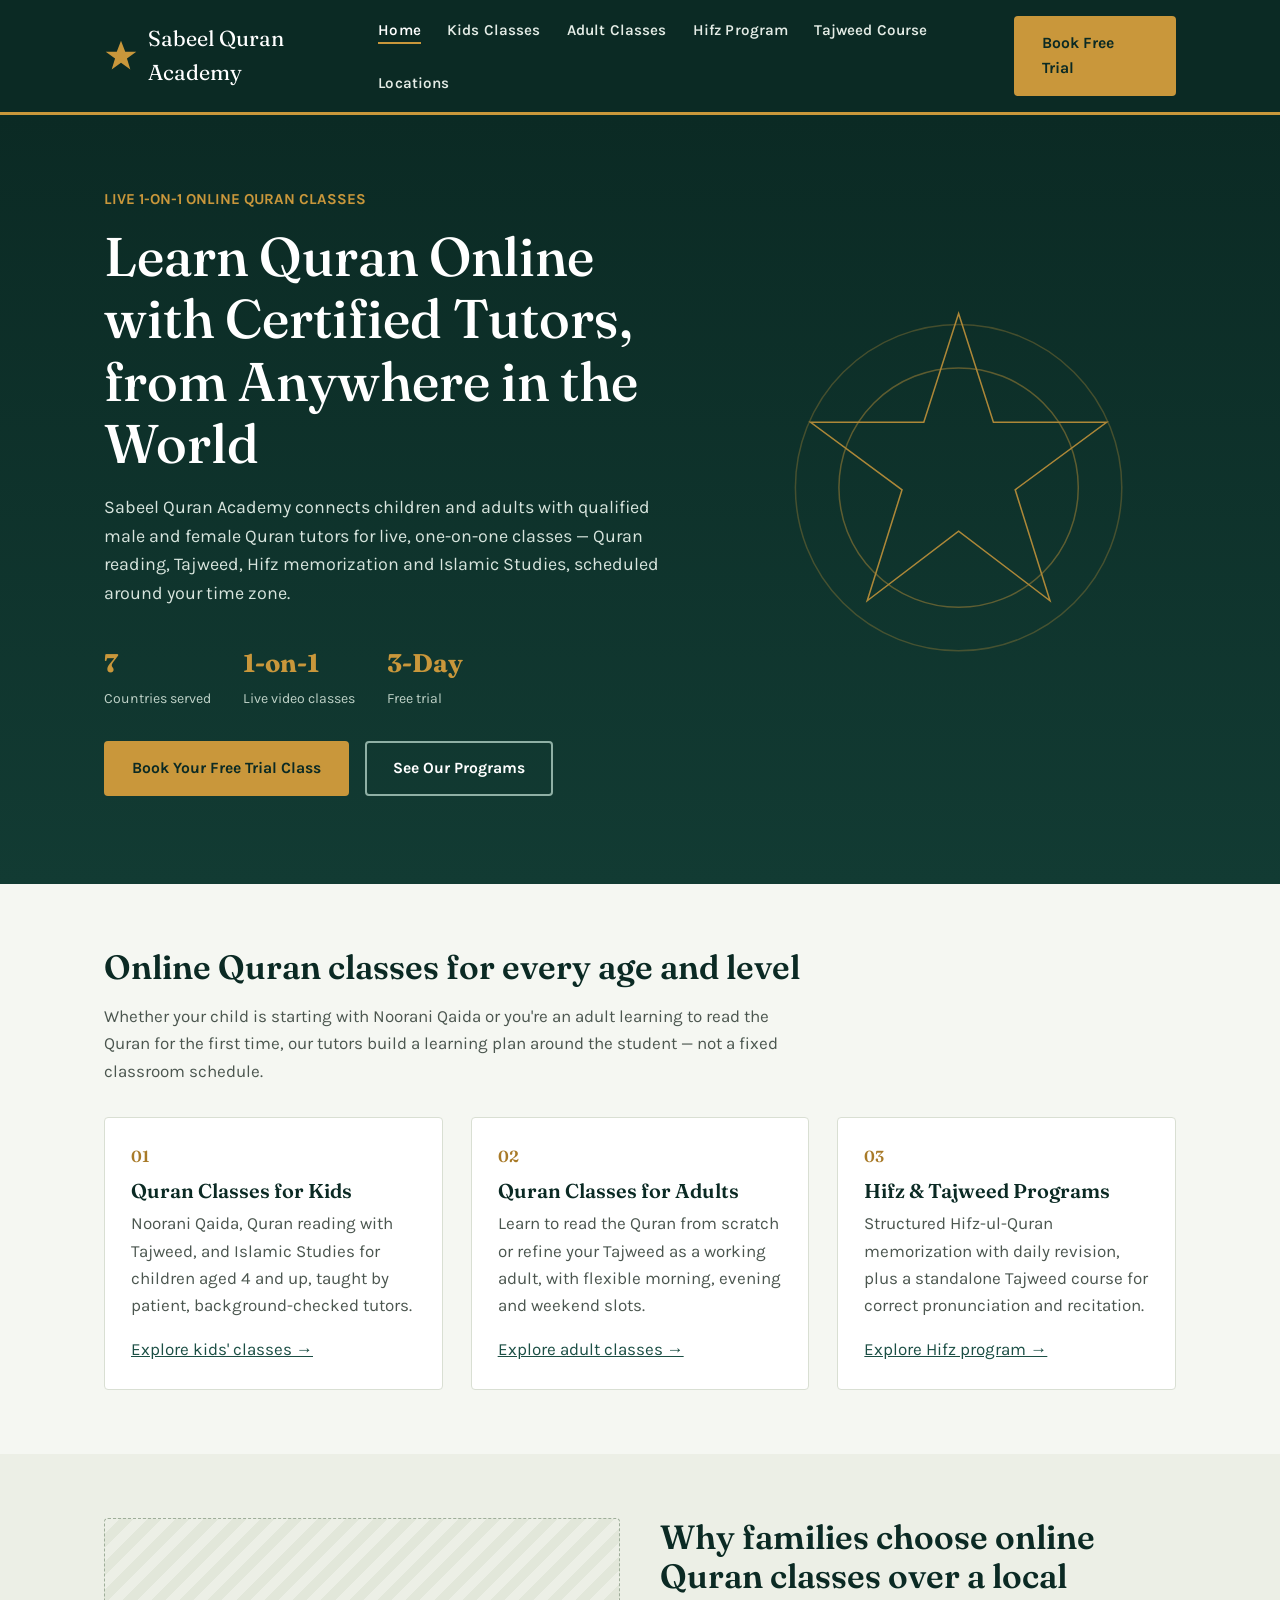
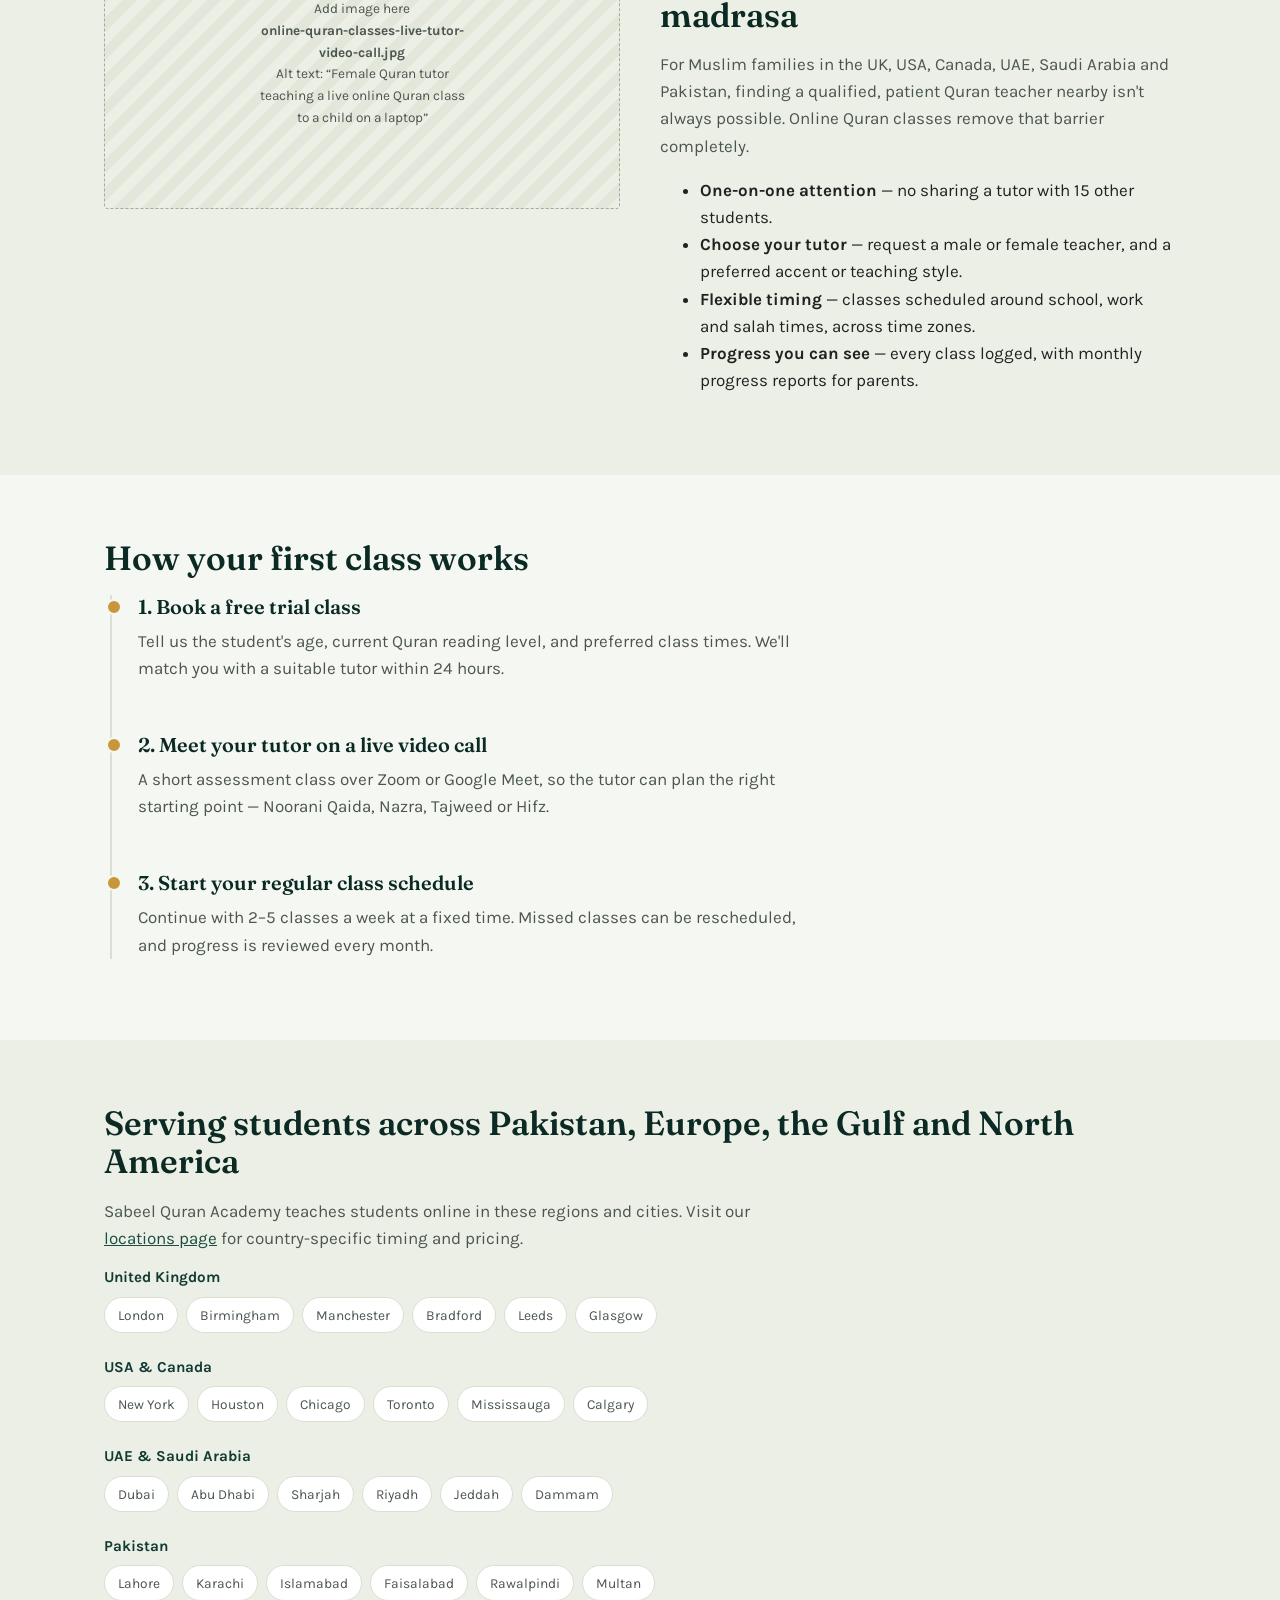
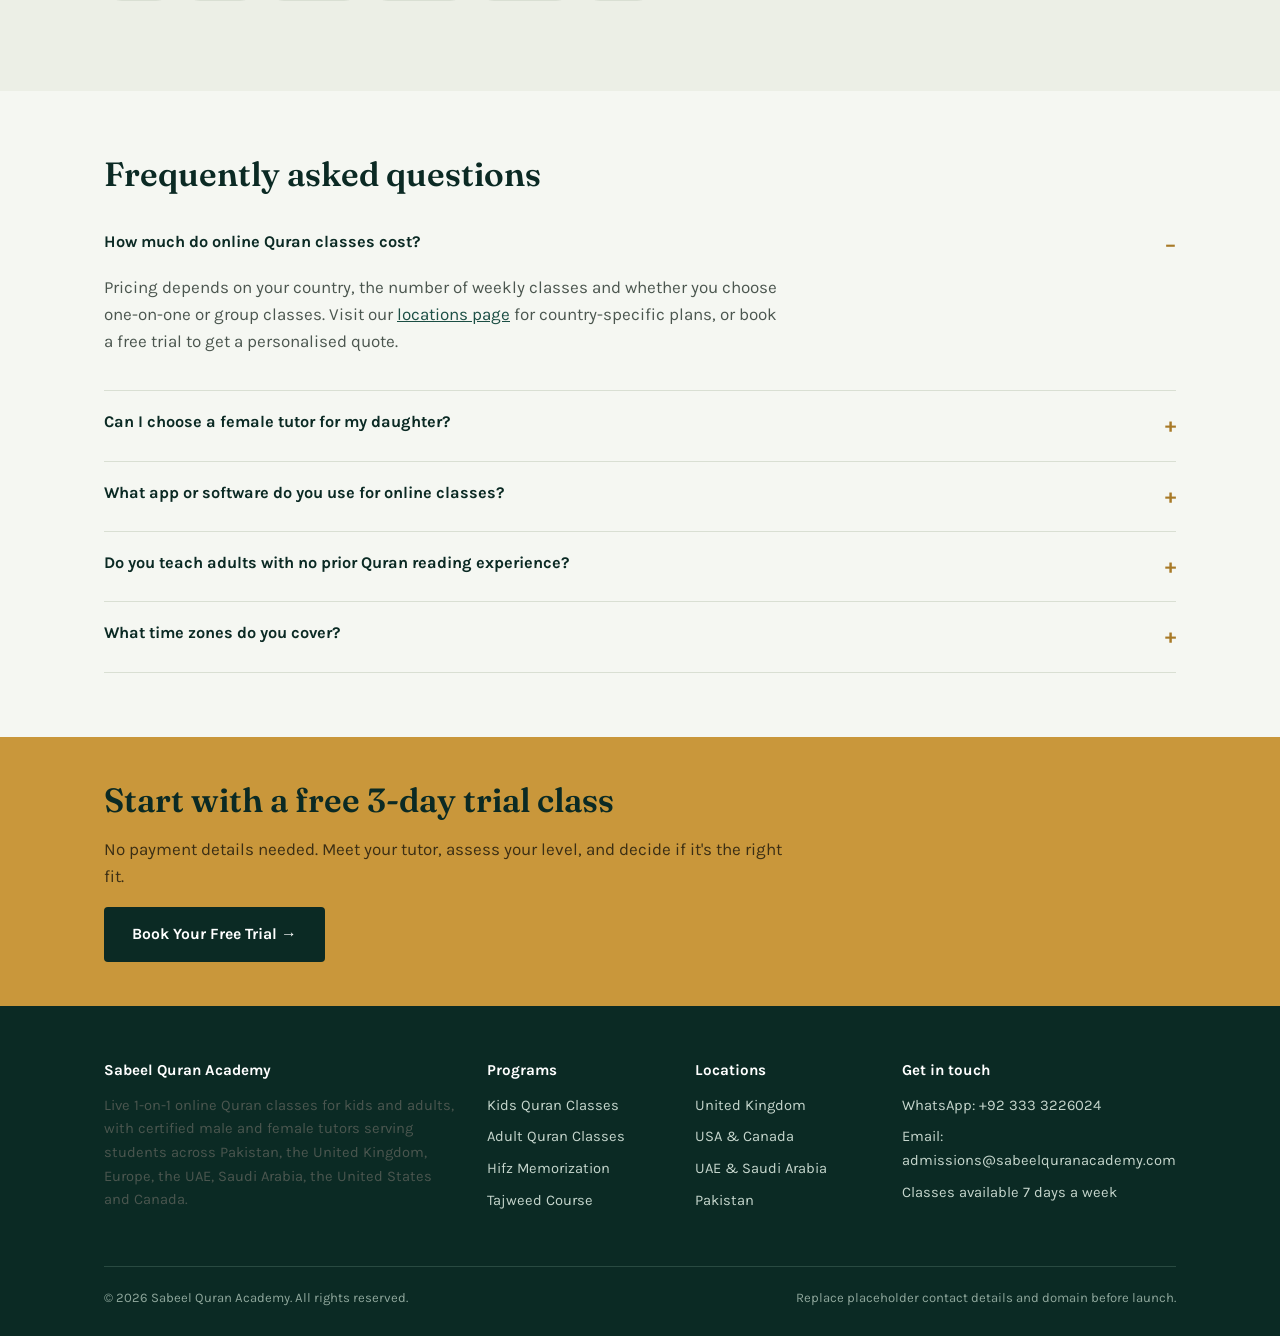
<file: index.html>
<!DOCTYPE html>
<html lang="en">
<head>
<meta charset="UTF-8">
<meta name="viewport" content="width=device-width, initial-scale=1.0">
<title>Online Quran Classes for Kids & Adults | 1-on-1 Live Tutors – Sabeel Quran Academy</title>
<meta name="description" content="Learn Quran online with certified male & female tutors. Live 1-on-1 classes for kids & adults in the UK, USA, Canada, UAE, Saudi Arabia & Pakistan. Book a free trial today.">
<link rel="canonical" href="https://sabeel-quran-academy.github.io/">
<meta property="og:type" content="website">
<meta property="og:title" content="Online Quran Classes for Kids & Adults | 1-on-1 Live Tutors – Sabeel Quran Academy">
<meta property="og:description" content="Learn Quran online with certified male & female tutors. Live 1-on-1 classes for kids & adults in the UK, USA, Canada, UAE, Saudi Arabia & Pakistan. Book a free trial today.">
<meta property="og:url" content="https://sabeel-quran-academy.github.io/">
<meta property="og:site_name" content="Sabeel Quran Academy">
<meta name="twitter:card" content="summary_large_image">
<link rel="preconnect" href="https://fonts.googleapis.com">
<link rel="preconnect" href="https://fonts.gstatic.com" crossorigin>
<link href="https://fonts.googleapis.com/css2?family=Fraunces:wght@400;500;600&amp;family=Karla:wght@400;500;700&amp;display=swap" rel="stylesheet">
<link rel="stylesheet" href="style.css">
<script type="application/ld+json">{"@context": "https://schema.org", "@type": "FAQPage", "mainEntity": [{"@type": "Question", "name": "How much do online Quran classes cost?", "acceptedAnswer": {"@type": "Answer", "text": "Pricing depends on your country, the number of weekly classes and whether you choose one-on-one or group classes. Visit our locations page for country-specific plans, or book a free trial to get a personalised quote."}}, {"@type": "Question", "name": "Can I choose a female tutor for my daughter?", "acceptedAnswer": {"@type": "Answer", "text": "Yes. When you book your free trial, tell us your preference for a male or female tutor and we'll match you accordingly."}}, {"@type": "Question", "name": "What app or software do you use for online classes?", "acceptedAnswer": {"@type": "Answer", "text": "Classes run over Zoom or Google Meet with a shared digital Quran/Qaida on screen, so both tutor and student can follow along in real time."}}, {"@type": "Question", "name": "Do you teach adults with no prior Quran reading experience?", "acceptedAnswer": {"@type": "Answer", "text": "Yes, many of our adult students start from zero. Our adult Quran classes page explains how the beginner track works."}}, {"@type": "Question", "name": "What time zones do you cover?", "acceptedAnswer": {"@type": "Answer", "text": "We schedule classes across UK, European, Gulf, Pakistan and North American time zones, including early morning and late evening slots."}}]}</script>
<script type="application/ld+json">{"@context": "https://schema.org", "@type": "BreadcrumbList", "itemListElement": [{"@type": "ListItem", "position": 1, "name": "Home", "item": "https://sabeel-quran-academy.github.io/"}, {"@type": "ListItem", "position": 2, "name": "Home", "item": "https://sabeel-quran-academy.github.io/index.html"}]}</script>
<script type="application/ld+json">{"@context": "https://schema.org", "@type": "EducationalOrganization", "name": "Sabeel Quran Academy", "url": "https://sabeel-quran-academy.github.io/", "description": "Live one-on-one online Quran classes for kids and adults, serving students in Pakistan, the United Kingdom, Europe, the UAE, Saudi Arabia, the United States and Canada.", "areaServed": ["Pakistan", "United Kingdom", "United Arab Emirates", "Saudi Arabia", "United States", "Canada", "Europe"], "sameAs": []}</script>
</head>
<body>
<header class="site-header">
  <div class="nav-wrap">
    <a class="brand" href="index.html">
      <svg class="mark" viewBox="0 0 40 40" xmlns="http://www.w3.org/2000/svg" aria-hidden="true">
<polygon points="20,2 25,15 38,15 27,23 31,36 20,28 9,36 13,23 2,15 15,15" fill="#C9973B"/>
</svg>
      Sabeel Quran Academy
    </a>
    <nav class="main-nav" aria-label="Primary">
      <ul>
      <li><a href="index.html" class="active">Home</a></li>
      <li><a href="quran-classes-for-kids.html">Kids Classes</a></li>
      <li><a href="quran-classes-for-adults.html">Adult Classes</a></li>
      <li><a href="quran-memorization-hifz-course.html">Hifz Program</a></li>
      <li><a href="online-tajweed-course.html">Tajweed Course</a></li>
      <li><a href="online-quran-classes-locations.html">Locations</a></li>
      </ul>
    </nav>
    <a class="nav-cta btn" href="online-quran-classes-locations.html#trial">Book Free Trial</a>
  </div>
</header>

<section class="hero">
  <div class="container hero-grid">
    <div>
      <p class="kicker">LIVE 1-ON-1 ONLINE QURAN CLASSES</p>
      <h1>Learn Quran Online with Certified Tutors, from Anywhere in the World</h1>
      <p class="lede">Sabeel Quran Academy connects children and adults with qualified male and female Quran tutors for live, one-on-one classes — Quran reading, Tajweed, Hifz memorization and Islamic Studies, scheduled around your time zone.</p>
      <div class="hero-stats">
        <div><strong>7</strong><span>Countries served</span></div>
        <div><strong>1-on-1</strong><span>Live video classes</span></div>
        <div><strong>3-Day</strong><span>Free trial</span></div>
      </div>
      <div class="btn-row">
        <a class="btn btn-gold" href="online-quran-classes-locations.html#trial">Book Your Free Trial Class</a>
        <a class="btn btn-outline" href="#programs">See Our Programs</a>
      </div>
    </div>
    <div><svg class="hero-art" viewBox="0 0 400 400" xmlns="http://www.w3.org/2000/svg" role="img" aria-label="Islamic geometric star pattern">
<g fill="none" stroke="#C9973B" stroke-width="1.4" opacity="0.85">
<polygon points="200,40 232,140 336,140 252,202 284,304 200,240 116,304 148,202 64,140 168,140"/>
<circle cx="200" cy="200" r="150" opacity="0.35"/>
<circle cx="200" cy="200" r="110" opacity="0.5"/>
</g>
</svg></div>
  </div>
</section>

<section class="section" id="programs">
  <div class="container">
    <h2>Online Quran classes for every age and level</h2>
    <p>Whether your child is starting with Noorani Qaida or you're an adult learning to read the Quran for the first time, our tutors build a learning plan around the student — not a fixed classroom schedule.</p>
    <div class="grid-3" style="margin-top:32px;">
      <div class="card">
        <div class="eyebrow-row"><span class="num">01</span></div>
        <h3>Quran Classes for Kids</h3>
        <p>Noorani Qaida, Quran reading with Tajweed, and Islamic Studies for children aged 4 and up, taught by patient, background-checked tutors.</p>
        <a href="quran-classes-for-kids.html">Explore kids' classes &rarr;</a>
      </div>
      <div class="card">
        <div class="eyebrow-row"><span class="num">02</span></div>
        <h3>Quran Classes for Adults</h3>
        <p>Learn to read the Quran from scratch or refine your Tajweed as a working adult, with flexible morning, evening and weekend slots.</p>
        <a href="quran-classes-for-adults.html">Explore adult classes &rarr;</a>
      </div>
      <div class="card">
        <div class="eyebrow-row"><span class="num">03</span></div>
        <h3>Hifz &amp; Tajweed Programs</h3>
        <p>Structured Hifz-ul-Quran memorization with daily revision, plus a standalone Tajweed course for correct pronunciation and recitation.</p>
        <a href="quran-memorization-hifz-course.html">Explore Hifz program &rarr;</a>
      </div>
    </div>
  </div>
</section>

<section class="section section-alt">
  <div class="container grid-2">
    <div>
      <div class="img-slot" style="aspect-ratio:16/9;">
  <span>Add image here<br><strong>online-quran-classes-live-tutor-video-call.jpg</strong><br>Alt text: &ldquo;Female Quran tutor teaching a live online Quran class to a child on a laptop&rdquo;</span>
</div>
    </div>
    <div>
      <h2>Why families choose online Quran classes over a local madrasa</h2>
      <p>For Muslim families in the UK, USA, Canada, UAE, Saudi Arabia and Pakistan, finding a qualified, patient Quran teacher nearby isn't always possible. Online Quran classes remove that barrier completely.</p>
      <ul>
        <li><strong>One-on-one attention</strong> — no sharing a tutor with 15 other students.</li>
        <li><strong>Choose your tutor</strong> — request a male or female teacher, and a preferred accent or teaching style.</li>
        <li><strong>Flexible timing</strong> — classes scheduled around school, work and salah times, across time zones.</li>
        <li><strong>Progress you can see</strong> — every class logged, with monthly progress reports for parents.</li>
      </ul>
    </div>
  </div>
</section>

<section class="section">
  <div class="container">
    <h2>How your first class works</h2>
    <div class="steps">
      <div class="step">
        <h3>1. Book a free trial class</h3>
        <p>Tell us the student's age, current Quran reading level, and preferred class times. We'll match you with a suitable tutor within 24 hours.</p>
      </div>
      <div class="step">
        <h3>2. Meet your tutor on a live video call</h3>
        <p>A short assessment class over Zoom or Google Meet, so the tutor can plan the right starting point — Noorani Qaida, Nazra, Tajweed or Hifz.</p>
      </div>
      <div class="step">
        <h3>3. Start your regular class schedule</h3>
        <p>Continue with 2–5 classes a week at a fixed time. Missed classes can be rescheduled, and progress is reviewed every month.</p>
      </div>
    </div>
  </div>
</section>

<section class="section section-alt">
  <div class="container">
    <h2>Serving students across Pakistan, Europe, the Gulf and North America</h2>
    <p>Sabeel Quran Academy teaches students online in these regions and cities. Visit our <a href="online-quran-classes-locations.html">locations page</a> for country-specific timing and pricing.</p>
    <div class="chip-group">
      <h4>United Kingdom</h4>
      <div class="chips">
        <span class="chip">London</span><span class="chip">Birmingham</span><span class="chip">Manchester</span>
        <span class="chip">Bradford</span><span class="chip">Leeds</span><span class="chip">Glasgow</span>
      </div>
    </div>
    <div class="chip-group">
      <h4>USA &amp; Canada</h4>
      <div class="chips">
        <span class="chip">New York</span><span class="chip">Houston</span><span class="chip">Chicago</span>
        <span class="chip">Toronto</span><span class="chip">Mississauga</span><span class="chip">Calgary</span>
      </div>
    </div>
    <div class="chip-group">
      <h4>UAE &amp; Saudi Arabia</h4>
      <div class="chips">
        <span class="chip">Dubai</span><span class="chip">Abu Dhabi</span><span class="chip">Sharjah</span>
        <span class="chip">Riyadh</span><span class="chip">Jeddah</span><span class="chip">Dammam</span>
      </div>
    </div>
    <div class="chip-group">
      <h4>Pakistan</h4>
      <div class="chips">
        <span class="chip">Lahore</span><span class="chip">Karachi</span><span class="chip">Islamabad</span>
        <span class="chip">Faisalabad</span><span class="chip">Rawalpindi</span><span class="chip">Multan</span>
      </div>
    </div>
  </div>
</section>

<section class="section">
  <div class="container">
    <h2>Frequently asked questions</h2>
    <details class="faq" open>
      <summary>How much do online Quran classes cost?</summary>
      <p>Pricing depends on your country, the number of weekly classes and whether you choose one-on-one or group classes. Visit our <a href="online-quran-classes-locations.html">locations page</a> for country-specific plans, or book a free trial to get a personalised quote.</p>
    </details>
    <details class="faq">
      <summary>Can I choose a female tutor for my daughter?</summary>
      <p>Yes. When you book your free trial, tell us your preference for a male or female tutor and we'll match you accordingly.</p>
    </details>
    <details class="faq">
      <summary>What app or software do you use for online classes?</summary>
      <p>Classes run over Zoom or Google Meet with a shared digital Quran/Qaida on screen, so both tutor and student can follow along in real time.</p>
    </details>
    <details class="faq">
      <summary>Do you teach adults with no prior Quran reading experience?</summary>
      <p>Yes, many of our adult students start from zero. See our <a href="quran-classes-for-adults.html">adult Quran classes</a> page for how the beginner track works.</p>
    </details>
    <details class="faq">
      <summary>What time zones do you cover?</summary>
      <p>We schedule classes across UK, European, Gulf, Pakistan and North American time zones, including early morning and late evening slots.</p>
    </details>
  </div>
</section>

<section class="cta-band" id="trial">
  <div class="container">
    <h2>Start with a free 3-day trial class</h2>
    <p style="color:#3B2E14;">No payment details needed. Meet your tutor, assess your level, and decide if it's the right fit.</p>
    <a class="btn btn-gold" href="online-quran-classes-locations.html#trial">Book Your Free Trial &rarr;</a>
  </div>
</section>

<footer class="site-footer">
  <div class="container">
    <div class="grid-4">
      <div>
        <h4>Sabeel Quran Academy</h4>
        <p>Live 1-on-1 online Quran classes for kids and adults, with certified male and female tutors serving students across Pakistan, the United Kingdom, Europe, the UAE, Saudi Arabia, the United States and Canada.</p>
      </div>
      <div>
        <h4>Programs</h4>
        <ul>
          <li><a href="quran-classes-for-kids.html">Kids Quran Classes</a></li>
          <li><a href="quran-classes-for-adults.html">Adult Quran Classes</a></li>
          <li><a href="quran-memorization-hifz-course.html">Hifz Memorization</a></li>
          <li><a href="online-tajweed-course.html">Tajweed Course</a></li>
        </ul>
      </div>
      <div>
        <h4>Locations</h4>
        <ul>
          <li><a href="online-quran-classes-locations.html#uk">United Kingdom</a></li>
          <li><a href="online-quran-classes-locations.html#usa-canada">USA &amp; Canada</a></li>
          <li><a href="online-quran-classes-locations.html#gulf">UAE &amp; Saudi Arabia</a></li>
          <li><a href="online-quran-classes-locations.html#pakistan">Pakistan</a></li>
        </ul>
      </div>
      <div>
        <h4>Get in touch</h4>
        <ul>
          <li><a href="https://wa.me/923333226024" target="_blank" rel="noopener">WhatsApp: +92 333 3226024</a></li>
          <li>Email: admissions@sabeelquranacademy.com</li>
          <li>Classes available 7 days a week</li>
        </ul>
      </div>
    </div>
    <div class="footer-bottom">
      <span>&copy; 2026 Sabeel Quran Academy. All rights reserved.</span>
      <span>Replace placeholder contact details and domain before launch.</span>
    </div>
  </div>
</footer>
</body>
</html>
</file>
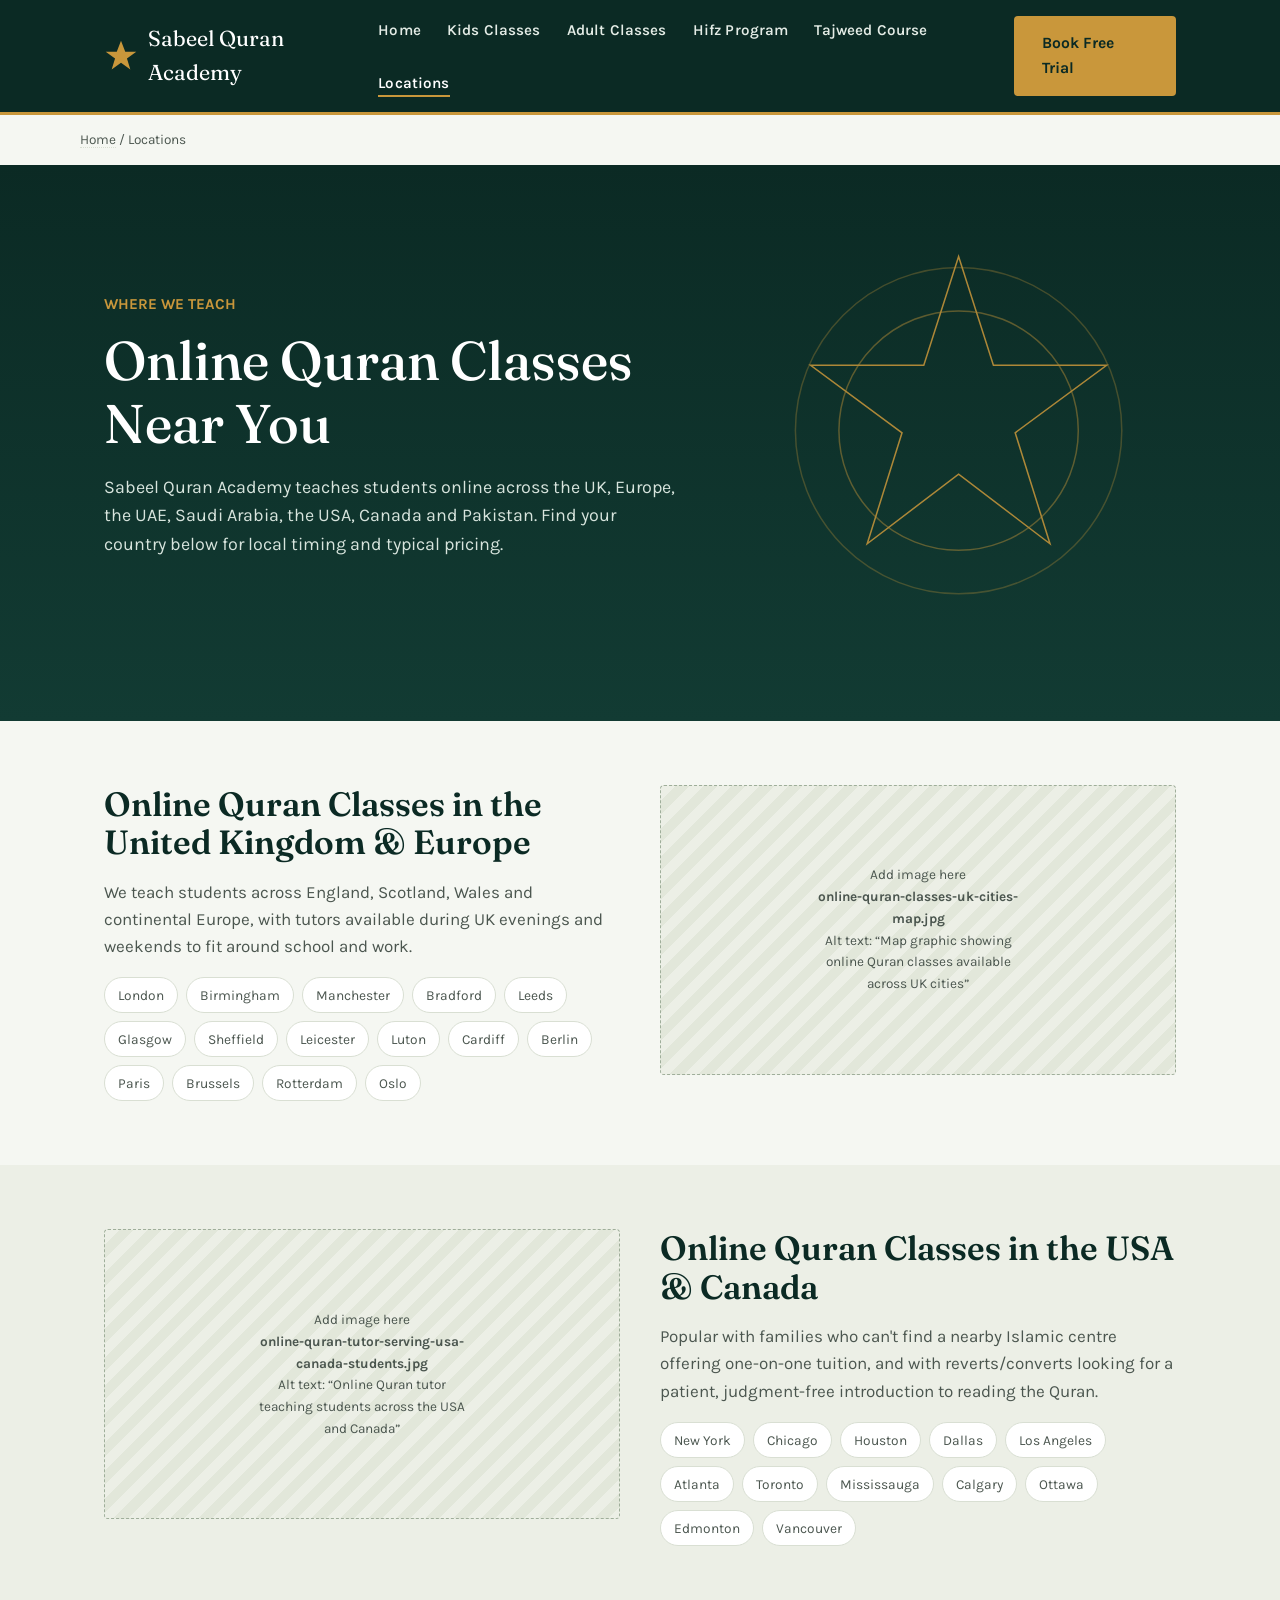
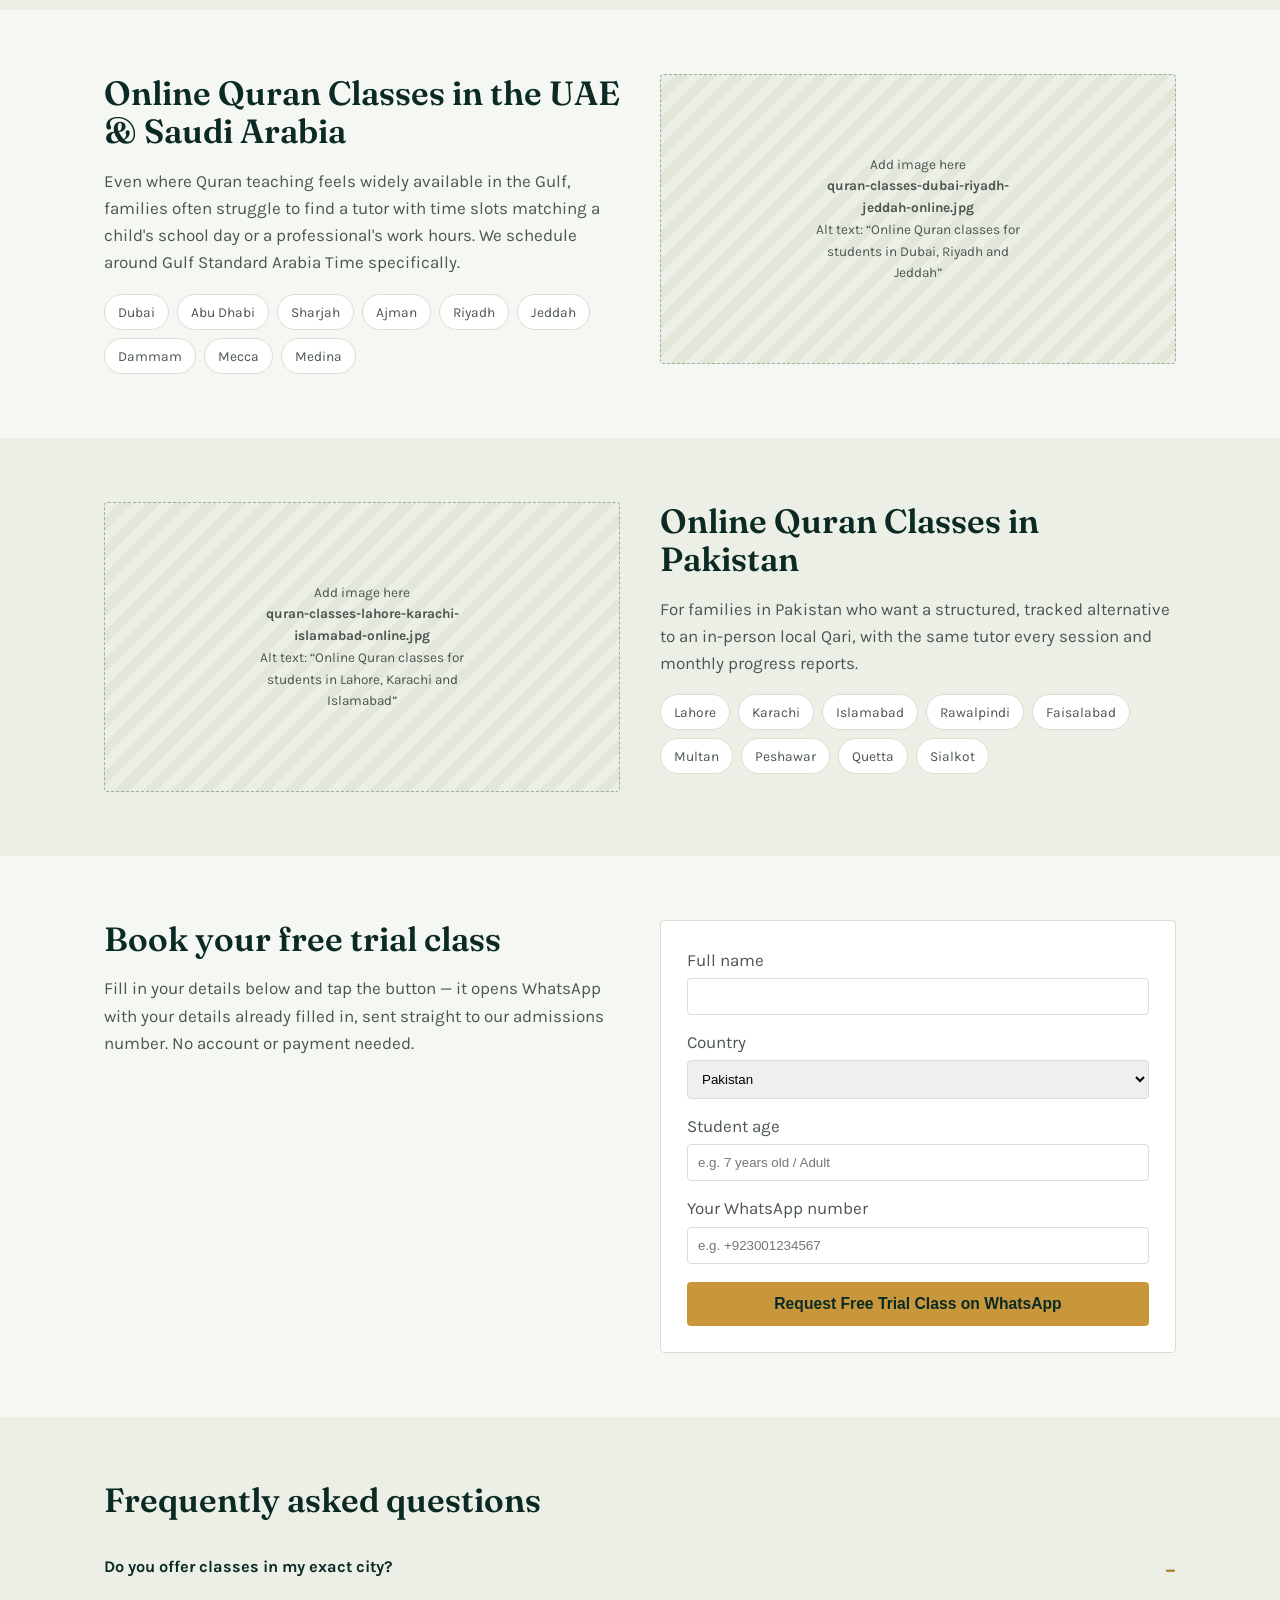
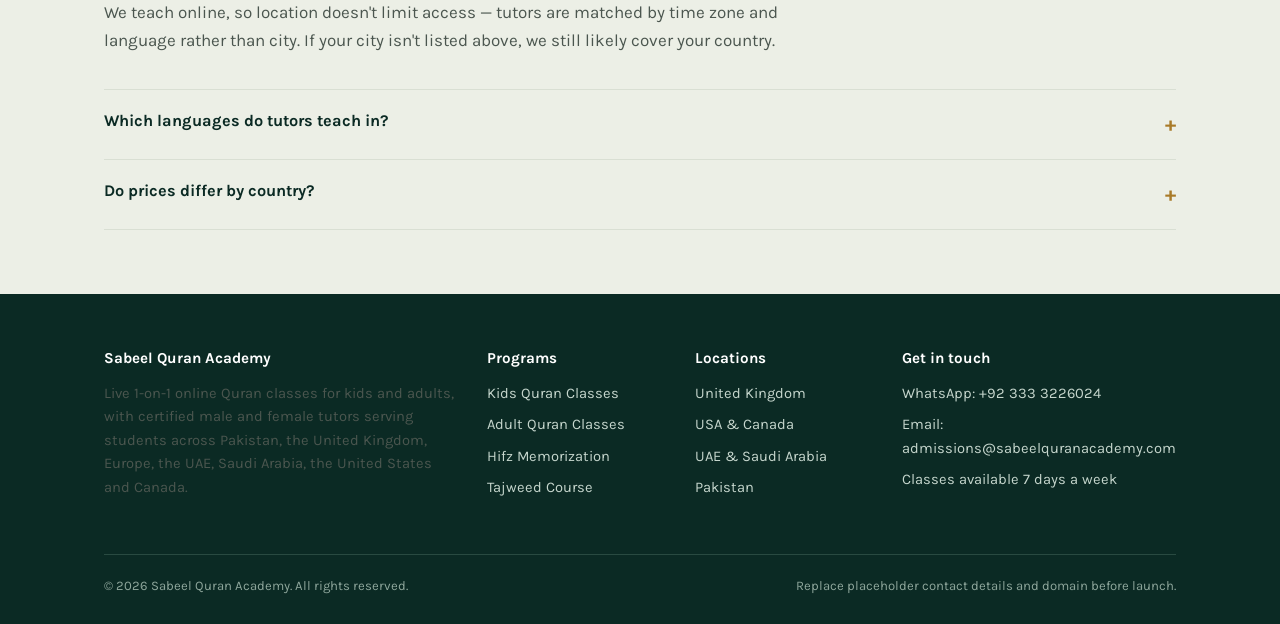
<file: online-quran-classes-locations.html>
<!DOCTYPE html>
<html lang="en">
<head>
<meta charset="UTF-8">
<meta name="viewport" content="width=device-width, initial-scale=1.0">
<title>Online Quran Classes Near You | UK, USA, Canada, UAE, Saudi Arabia & Pakistan</title>
<meta name="description" content="Find online Quran classes and tutors serving your city across the UK, USA, Canada, UAE, Saudi Arabia and Pakistan. Book a free trial class matched to your time zone.">
<link rel="canonical" href="https://sabeel-quran-academy.github.io/online-quran-classes-locations.html">
<meta property="og:type" content="website">
<meta property="og:title" content="Online Quran Classes Near You | UK, USA, Canada, UAE, Saudi Arabia & Pakistan">
<meta property="og:description" content="Find online Quran classes and tutors serving your city across the UK, USA, Canada, UAE, Saudi Arabia and Pakistan. Book a free trial class matched to your time zone.">
<meta property="og:url" content="https://sabeel-quran-academy.github.io/online-quran-classes-locations.html">
<meta property="og:site_name" content="Sabeel Quran Academy">
<meta name="twitter:card" content="summary_large_image">
<link rel="preconnect" href="https://fonts.googleapis.com">
<link rel="preconnect" href="https://fonts.gstatic.com" crossorigin>
<link href="https://fonts.googleapis.com/css2?family=Fraunces:wght@400;500;600&amp;family=Karla:wght@400;500;700&amp;display=swap" rel="stylesheet">
<link rel="stylesheet" href="style.css">
<script type="application/ld+json">{"@context": "https://schema.org", "@type": "FAQPage", "mainEntity": [{"@type": "Question", "name": "Do you offer classes in my exact city?", "acceptedAnswer": {"@type": "Answer", "text": "We teach online, so location doesn't limit access - tutors are matched by time zone and language rather than city. If your city isn't listed, we still likely cover your country."}}, {"@type": "Question", "name": "Which languages do tutors teach in?", "acceptedAnswer": {"@type": "Answer", "text": "Classes are available in English and Urdu, with Arabic terminology taught as part of every course."}}, {"@type": "Question", "name": "Do prices differ by country?", "acceptedAnswer": {"@type": "Answer", "text": "Yes, plans are priced appropriately for each region. Submit the trial request form with your country selected and we'll send accurate local pricing."}}]}</script>
<script type="application/ld+json">{"@context": "https://schema.org", "@type": "BreadcrumbList", "itemListElement": [{"@type": "ListItem", "position": 1, "name": "Home", "item": "https://sabeel-quran-academy.github.io/"}, {"@type": "ListItem", "position": 2, "name": "Locations", "item": "https://sabeel-quran-academy.github.io/online-quran-classes-locations.html"}]}</script>
</head>
<body>
<header class="site-header">
  <div class="nav-wrap">
    <a class="brand" href="index.html">
      <svg class="mark" viewBox="0 0 40 40" xmlns="http://www.w3.org/2000/svg" aria-hidden="true">
<polygon points="20,2 25,15 38,15 27,23 31,36 20,28 9,36 13,23 2,15 15,15" fill="#C9973B"/>
</svg>
      Sabeel Quran Academy
    </a>
    <nav class="main-nav" aria-label="Primary">
      <ul>
      <li><a href="index.html">Home</a></li>
      <li><a href="quran-classes-for-kids.html">Kids Classes</a></li>
      <li><a href="quran-classes-for-adults.html">Adult Classes</a></li>
      <li><a href="quran-memorization-hifz-course.html">Hifz Program</a></li>
      <li><a href="online-tajweed-course.html">Tajweed Course</a></li>
      <li><a href="online-quran-classes-locations.html" class="active">Locations</a></li>
      </ul>
    </nav>
    <a class="nav-cta btn" href="online-quran-classes-locations.html#trial">Book Free Trial</a>
  </div>
</header>

<div class="container breadcrumb"><a href="index.html">Home</a> / Locations</div>
<section class="hero" style="padding:48px 0 64px;">
  <div class="container hero-grid">
    <div>
      <p class="kicker">WHERE WE TEACH</p>
      <h1>Online Quran Classes Near You</h1>
      <p class="lede">Sabeel Quran Academy teaches students online across the UK, Europe, the UAE, Saudi Arabia, the USA, Canada and Pakistan. Find your country below for local timing and typical pricing.</p>
    </div>
    <div><svg class="hero-art" viewBox="0 0 400 400" xmlns="http://www.w3.org/2000/svg" role="img" aria-label="Islamic geometric star pattern">
<g fill="none" stroke="#C9973B" stroke-width="1.4" opacity="0.85">
<polygon points="200,40 232,140 336,140 252,202 284,304 200,240 116,304 148,202 64,140 168,140"/>
<circle cx="200" cy="200" r="150" opacity="0.35"/>
<circle cx="200" cy="200" r="110" opacity="0.5"/>
</g>
</svg></div>
  </div>
</section>

<section class="section" id="uk">
  <div class="container grid-2">
    <div>
      <h2>Online Quran Classes in the United Kingdom &amp; Europe</h2>
      <p>We teach students across England, Scotland, Wales and continental Europe, with tutors available during UK evenings and weekends to fit around school and work.</p>
      <div class="chips">
        <span class="chip">London</span><span class="chip">Birmingham</span><span class="chip">Manchester</span>
        <span class="chip">Bradford</span><span class="chip">Leeds</span><span class="chip">Glasgow</span>
        <span class="chip">Sheffield</span><span class="chip">Leicester</span><span class="chip">Luton</span>
        <span class="chip">Cardiff</span><span class="chip">Berlin</span><span class="chip">Paris</span>
        <span class="chip">Brussels</span><span class="chip">Rotterdam</span><span class="chip">Oslo</span>
      </div>
    </div>
    <div><div class="img-slot" style="aspect-ratio:16/9;">
  <span>Add image here<br><strong>online-quran-classes-uk-cities-map.jpg</strong><br>Alt text: &ldquo;Map graphic showing online Quran classes available across UK cities&rdquo;</span>
</div></div>
  </div>
</section>

<section class="section section-alt" id="usa-canada">
  <div class="container grid-2">
    <div><div class="img-slot" style="aspect-ratio:16/9;">
  <span>Add image here<br><strong>online-quran-tutor-serving-usa-canada-students.jpg</strong><br>Alt text: &ldquo;Online Quran tutor teaching students across the USA and Canada&rdquo;</span>
</div></div>
    <div>
      <h2>Online Quran Classes in the USA &amp; Canada</h2>
      <p>Popular with families who can't find a nearby Islamic centre offering one-on-one tuition, and with reverts/converts looking for a patient, judgment-free introduction to reading the Quran.</p>
      <div class="chips">
        <span class="chip">New York</span><span class="chip">Chicago</span><span class="chip">Houston</span>
        <span class="chip">Dallas</span><span class="chip">Los Angeles</span><span class="chip">Atlanta</span>
        <span class="chip">Toronto</span><span class="chip">Mississauga</span><span class="chip">Calgary</span>
        <span class="chip">Ottawa</span><span class="chip">Edmonton</span><span class="chip">Vancouver</span>
      </div>
    </div>
  </div>
</section>

<section class="section" id="gulf">
  <div class="container grid-2">
    <div>
      <h2>Online Quran Classes in the UAE &amp; Saudi Arabia</h2>
      <p>Even where Quran teaching feels widely available in the Gulf, families often struggle to find a tutor with time slots matching a child's school day or a professional's work hours. We schedule around Gulf Standard Arabia Time specifically.</p>
      <div class="chips">
        <span class="chip">Dubai</span><span class="chip">Abu Dhabi</span><span class="chip">Sharjah</span>
        <span class="chip">Ajman</span><span class="chip">Riyadh</span><span class="chip">Jeddah</span>
        <span class="chip">Dammam</span><span class="chip">Mecca</span><span class="chip">Medina</span>
      </div>
    </div>
    <div><div class="img-slot" style="aspect-ratio:16/9;">
  <span>Add image here<br><strong>quran-classes-dubai-riyadh-jeddah-online.jpg</strong><br>Alt text: &ldquo;Online Quran classes for students in Dubai, Riyadh and Jeddah&rdquo;</span>
</div></div>
  </div>
</section>

<section class="section section-alt" id="pakistan">
  <div class="container grid-2">
    <div><div class="img-slot" style="aspect-ratio:16/9;">
  <span>Add image here<br><strong>quran-classes-lahore-karachi-islamabad-online.jpg</strong><br>Alt text: &ldquo;Online Quran classes for students in Lahore, Karachi and Islamabad&rdquo;</span>
</div></div>
    <div>
      <h2>Online Quran Classes in Pakistan</h2>
      <p>For families in Pakistan who want a structured, tracked alternative to an in-person local Qari, with the same tutor every session and monthly progress reports.</p>
      <div class="chips">
        <span class="chip">Lahore</span><span class="chip">Karachi</span><span class="chip">Islamabad</span>
        <span class="chip">Rawalpindi</span><span class="chip">Faisalabad</span><span class="chip">Multan</span>
        <span class="chip">Peshawar</span><span class="chip">Quetta</span><span class="chip">Sialkot</span>
      </div>
    </div>
  </div>
</section>

<section class="section" id="trial">
  <div class="container grid-2">
    <div>
      <h2>Book your free trial class</h2>
      <p>Fill in your details below and tap the button — it opens WhatsApp with your details already filled in, sent straight to our admissions number. No account or payment needed.</p>
    </div>
    <div class="card">
      <form id="trial-form" onsubmit="return sendTrialToWhatsApp(event);">
        <p style="margin-bottom:14px;"><label>Full name<br>
          <input type="text" id="tf-name" name="name" style="width:100%;padding:10px;border:1px solid #D9DFD3;border-radius:4px;margin-top:4px;" required></label></p>
        <p style="margin-bottom:14px;"><label>Country<br>
          <select id="tf-country" name="country" style="width:100%;padding:10px;border:1px solid #D9DFD3;border-radius:4px;margin-top:4px;">
            <option>Pakistan</option><option>United Kingdom</option><option>United States</option>
            <option>Canada</option><option>United Arab Emirates</option><option>Saudi Arabia</option>
            <option>Other (Europe)</option>
          </select></label></p>
        <p style="margin-bottom:14px;"><label>Student age<br>
          <input type="text" id="tf-age" name="age" placeholder="e.g. 7 years old / Adult" style="width:100%;padding:10px;border:1px solid #D9DFD3;border-radius:4px;margin-top:4px;"></label></p>
        <p style="margin-bottom:18px;"><label>Your WhatsApp number<br>
          <input type="tel" id="tf-whatsapp" name="whatsapp" placeholder="e.g. +923001234567" style="width:100%;padding:10px;border:1px solid #D9DFD3;border-radius:4px;margin-top:4px;" required></label></p>
        <button type="submit" class="btn btn-gold" style="width:100%;border:none;cursor:pointer;">Request Free Trial Class on WhatsApp</button>
      </form>
      <script>
      function sendTrialToWhatsApp(e){
        e.preventDefault();
        var name = document.getElementById('tf-name').value;
        var country = document.getElementById('tf-country').value;
        var age = document.getElementById('tf-age').value;
        var whatsapp = document.getElementById('tf-whatsapp').value;
        var msg = "Assalamu alaikum, I'd like to book a free trial Quran class.\n" +
                  "Name: " + name + "\n" +
                  "Country: " + country + "\n" +
                  "Student age: " + age + "\n" +
                  "My WhatsApp: " + whatsapp;
        var url = "https://wa.me/923333226024?text=" + encodeURIComponent(msg);
        window.open(url, "_blank");
        return false;
      }
      </script>
    </div>
  </div>
</section>

<section class="section section-alt">
  <div class="container">
    <h2>Frequently asked questions</h2>
    <details class="faq" open><summary>Do you offer classes in my exact city?</summary><p>We teach online, so location doesn't limit access — tutors are matched by time zone and language rather than city. If your city isn't listed above, we still likely cover your country.</p></details>
    <details class="faq"><summary>Which languages do tutors teach in?</summary><p>Classes are available in English and Urdu, with Arabic terminology taught as part of every course.</p></details>
    <details class="faq"><summary>Do prices differ by country?</summary><p>Yes, plans are priced appropriately for each region. Submit the trial request form with your country selected and we'll send accurate local pricing.</p></details>
  </div>
</section>

<footer class="site-footer">
  <div class="container">
    <div class="grid-4">
      <div>
        <h4>Sabeel Quran Academy</h4>
        <p>Live 1-on-1 online Quran classes for kids and adults, with certified male and female tutors serving students across Pakistan, the United Kingdom, Europe, the UAE, Saudi Arabia, the United States and Canada.</p>
      </div>
      <div>
        <h4>Programs</h4>
        <ul>
          <li><a href="quran-classes-for-kids.html">Kids Quran Classes</a></li>
          <li><a href="quran-classes-for-adults.html">Adult Quran Classes</a></li>
          <li><a href="quran-memorization-hifz-course.html">Hifz Memorization</a></li>
          <li><a href="online-tajweed-course.html">Tajweed Course</a></li>
        </ul>
      </div>
      <div>
        <h4>Locations</h4>
        <ul>
          <li><a href="online-quran-classes-locations.html#uk">United Kingdom</a></li>
          <li><a href="online-quran-classes-locations.html#usa-canada">USA &amp; Canada</a></li>
          <li><a href="online-quran-classes-locations.html#gulf">UAE &amp; Saudi Arabia</a></li>
          <li><a href="online-quran-classes-locations.html#pakistan">Pakistan</a></li>
        </ul>
      </div>
      <div>
        <h4>Get in touch</h4>
        <ul>
          <li><a href="https://wa.me/923333226024" target="_blank" rel="noopener">WhatsApp: +92 333 3226024</a></li>
          <li>Email: admissions@sabeelquranacademy.com</li>
          <li>Classes available 7 days a week</li>
        </ul>
      </div>
    </div>
    <div class="footer-bottom">
      <span>&copy; 2026 Sabeel Quran Academy. All rights reserved.</span>
      <span>Replace placeholder contact details and domain before launch.</span>
    </div>
  </div>
</footer>
</body>
</html>
</file>
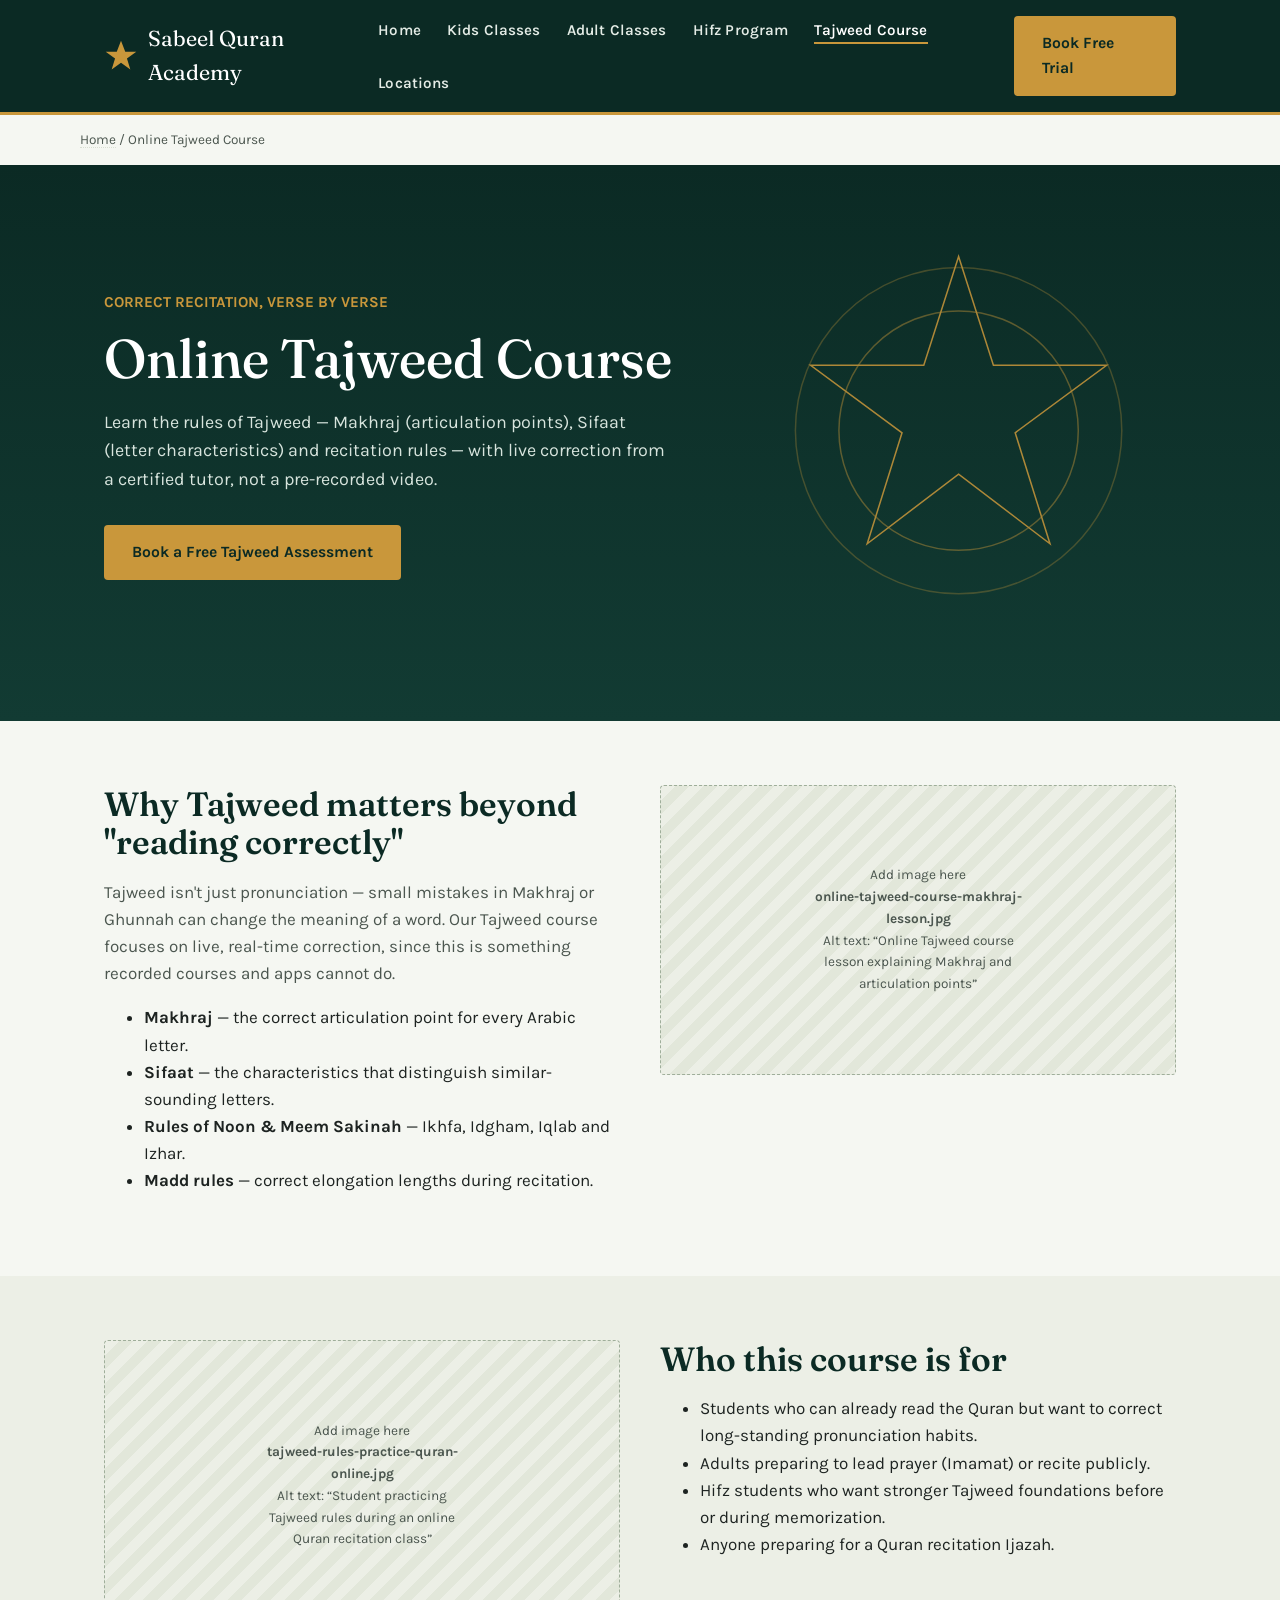
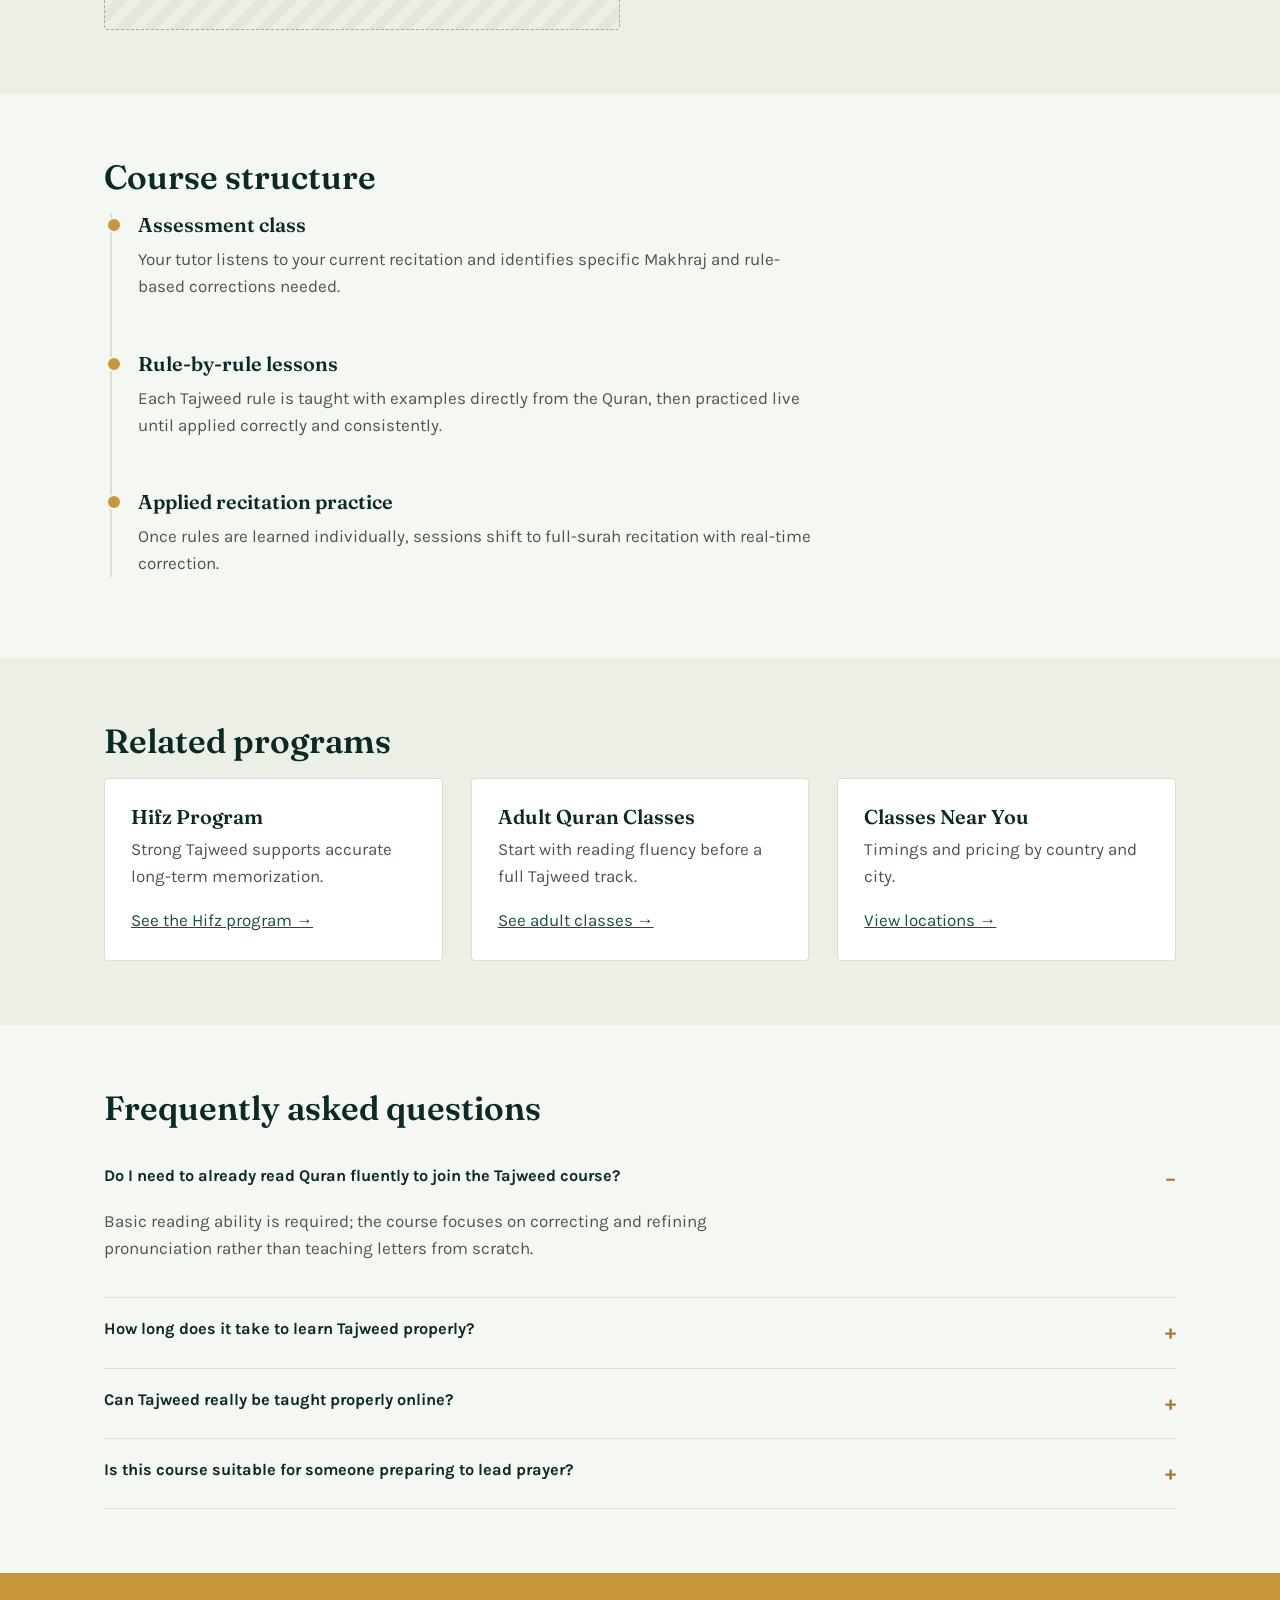
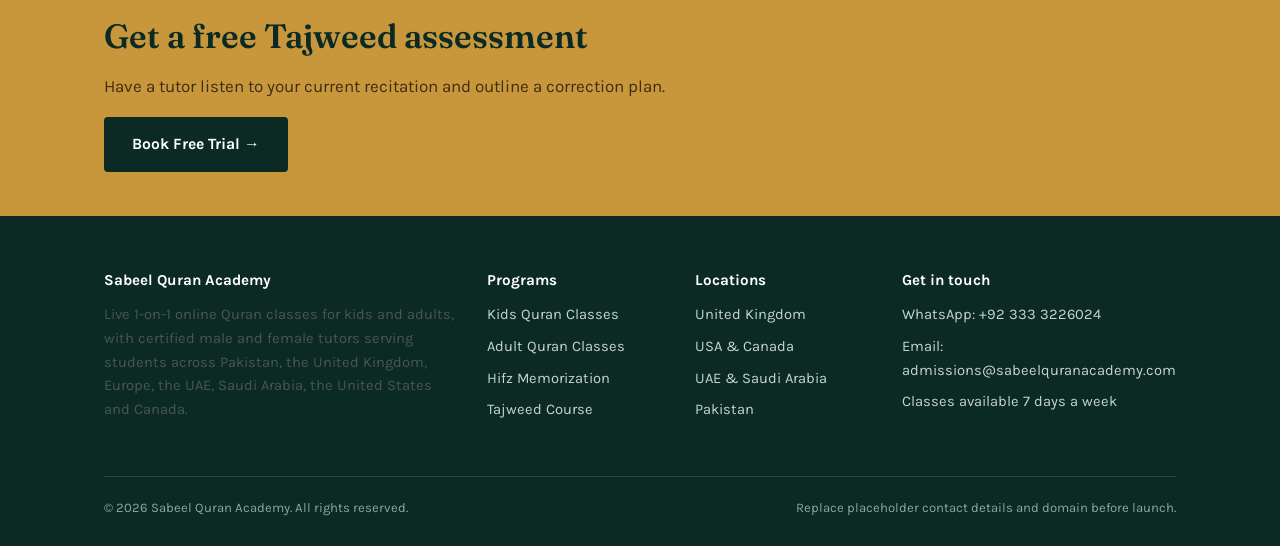
<file: online-tajweed-course.html>
<!DOCTYPE html>
<html lang="en">
<head>
<meta charset="UTF-8">
<meta name="viewport" content="width=device-width, initial-scale=1.0">
<title>Online Tajweed Course | Learn Quran Recitation Rules with Live Tutors</title>
<meta name="description" content="Learn Tajweed online with live, one-on-one correction — Makhraj, Sifaat, Noon Sakinah rules and Madd. For students who can already read Quran and want correct recitation. Free assessment class.">
<link rel="canonical" href="https://sabeel-quran-academy.github.io/online-tajweed-course.html">
<meta property="og:type" content="website">
<meta property="og:title" content="Online Tajweed Course | Learn Quran Recitation Rules with Live Tutors">
<meta property="og:description" content="Learn Tajweed online with live, one-on-one correction — Makhraj, Sifaat, Noon Sakinah rules and Madd. For students who can already read Quran and want correct recitation. Free assessment class.">
<meta property="og:url" content="https://sabeel-quran-academy.github.io/online-tajweed-course.html">
<meta property="og:site_name" content="Sabeel Quran Academy">
<meta name="twitter:card" content="summary_large_image">
<link rel="preconnect" href="https://fonts.googleapis.com">
<link rel="preconnect" href="https://fonts.gstatic.com" crossorigin>
<link href="https://fonts.googleapis.com/css2?family=Fraunces:wght@400;500;600&amp;family=Karla:wght@400;500;700&amp;display=swap" rel="stylesheet">
<link rel="stylesheet" href="style.css">
<script type="application/ld+json">{"@context": "https://schema.org", "@type": "FAQPage", "mainEntity": [{"@type": "Question", "name": "Do I need to already read Quran fluently to join the Tajweed course?", "acceptedAnswer": {"@type": "Answer", "text": "Basic reading ability is required; the course focuses on correcting and refining pronunciation rather than teaching letters from scratch."}}, {"@type": "Question", "name": "How long does it take to learn Tajweed properly?", "acceptedAnswer": {"@type": "Answer", "text": "Most students see clear improvement within 2-3 months of consistent classes, though mastery of all rules typically takes 6-12 months."}}, {"@type": "Question", "name": "Can Tajweed really be taught properly online?", "acceptedAnswer": {"@type": "Answer", "text": "Yes - live video allows the tutor to hear articulation in real time and correct it immediately, the same as an in-person class."}}, {"@type": "Question", "name": "Is this course suitable for someone preparing to lead prayer?", "acceptedAnswer": {"@type": "Answer", "text": "Yes, many students join specifically to refine recitation before leading Taraweeh or daily prayers."}}]}</script>
<script type="application/ld+json">{"@context": "https://schema.org", "@type": "BreadcrumbList", "itemListElement": [{"@type": "ListItem", "position": 1, "name": "Home", "item": "https://sabeel-quran-academy.github.io/"}, {"@type": "ListItem", "position": 2, "name": "Online Tajweed Course", "item": "https://sabeel-quran-academy.github.io/online-tajweed-course.html"}]}</script>
</head>
<body>
<header class="site-header">
  <div class="nav-wrap">
    <a class="brand" href="index.html">
      <svg class="mark" viewBox="0 0 40 40" xmlns="http://www.w3.org/2000/svg" aria-hidden="true">
<polygon points="20,2 25,15 38,15 27,23 31,36 20,28 9,36 13,23 2,15 15,15" fill="#C9973B"/>
</svg>
      Sabeel Quran Academy
    </a>
    <nav class="main-nav" aria-label="Primary">
      <ul>
      <li><a href="index.html">Home</a></li>
      <li><a href="quran-classes-for-kids.html">Kids Classes</a></li>
      <li><a href="quran-classes-for-adults.html">Adult Classes</a></li>
      <li><a href="quran-memorization-hifz-course.html">Hifz Program</a></li>
      <li><a href="online-tajweed-course.html" class="active">Tajweed Course</a></li>
      <li><a href="online-quran-classes-locations.html">Locations</a></li>
      </ul>
    </nav>
    <a class="nav-cta btn" href="online-quran-classes-locations.html#trial">Book Free Trial</a>
  </div>
</header>

<div class="container breadcrumb"><a href="index.html">Home</a> / Online Tajweed Course</div>
<section class="hero" style="padding:48px 0 64px;">
  <div class="container hero-grid">
    <div>
      <p class="kicker">CORRECT RECITATION, VERSE BY VERSE</p>
      <h1>Online Tajweed Course</h1>
      <p class="lede">Learn the rules of Tajweed — Makhraj (articulation points), Sifaat (letter characteristics) and recitation rules — with live correction from a certified tutor, not a pre-recorded video.</p>
      <div class="btn-row">
        <a class="btn btn-gold" href="online-quran-classes-locations.html#trial">Book a Free Tajweed Assessment</a>
      </div>
    </div>
    <div><svg class="hero-art" viewBox="0 0 400 400" xmlns="http://www.w3.org/2000/svg" role="img" aria-label="Islamic geometric star pattern">
<g fill="none" stroke="#C9973B" stroke-width="1.4" opacity="0.85">
<polygon points="200,40 232,140 336,140 252,202 284,304 200,240 116,304 148,202 64,140 168,140"/>
<circle cx="200" cy="200" r="150" opacity="0.35"/>
<circle cx="200" cy="200" r="110" opacity="0.5"/>
</g>
</svg></div>
  </div>
</section>

<section class="section">
  <div class="container grid-2">
    <div>
      <h2>Why Tajweed matters beyond "reading correctly"</h2>
      <p>Tajweed isn't just pronunciation — small mistakes in Makhraj or Ghunnah can change the meaning of a word. Our Tajweed course focuses on live, real-time correction, since this is something recorded courses and apps cannot do.</p>
      <ul>
        <li><strong>Makhraj</strong> — the correct articulation point for every Arabic letter.</li>
        <li><strong>Sifaat</strong> — the characteristics that distinguish similar-sounding letters.</li>
        <li><strong>Rules of Noon &amp; Meem Sakinah</strong> — Ikhfa, Idgham, Iqlab and Izhar.</li>
        <li><strong>Madd rules</strong> — correct elongation lengths during recitation.</li>
      </ul>
    </div>
    <div><div class="img-slot" style="aspect-ratio:16/9;">
  <span>Add image here<br><strong>online-tajweed-course-makhraj-lesson.jpg</strong><br>Alt text: &ldquo;Online Tajweed course lesson explaining Makhraj and articulation points&rdquo;</span>
</div></div>
  </div>
</section>

<section class="section section-alt">
  <div class="container grid-2">
    <div><div class="img-slot" style="aspect-ratio:16/9;">
  <span>Add image here<br><strong>tajweed-rules-practice-quran-online.jpg</strong><br>Alt text: &ldquo;Student practicing Tajweed rules during an online Quran recitation class&rdquo;</span>
</div></div>
    <div>
      <h2>Who this course is for</h2>
      <ul>
        <li>Students who can already read the Quran but want to correct long-standing pronunciation habits.</li>
        <li>Adults preparing to lead prayer (Imamat) or recite publicly.</li>
        <li>Hifz students who want stronger Tajweed foundations before or during memorization.</li>
        <li>Anyone preparing for a Quran recitation Ijazah.</li>
      </ul>
    </div>
  </div>
</section>

<section class="section">
  <div class="container">
    <h2>Course structure</h2>
    <div class="steps">
      <div class="step"><h3>Assessment class</h3><p>Your tutor listens to your current recitation and identifies specific Makhraj and rule-based corrections needed.</p></div>
      <div class="step"><h3>Rule-by-rule lessons</h3><p>Each Tajweed rule is taught with examples directly from the Quran, then practiced live until applied correctly and consistently.</p></div>
      <div class="step"><h3>Applied recitation practice</h3><p>Once rules are learned individually, sessions shift to full-surah recitation with real-time correction.</p></div>
    </div>
  </div>
</section>

<section class="section section-alt">
  <div class="container">
    <h2>Related programs</h2>
    <div class="grid-3">
      <div class="card"><h3>Hifz Program</h3><p>Strong Tajweed supports accurate long-term memorization.</p><a href="quran-memorization-hifz-course.html">See the Hifz program &rarr;</a></div>
      <div class="card"><h3>Adult Quran Classes</h3><p>Start with reading fluency before a full Tajweed track.</p><a href="quran-classes-for-adults.html">See adult classes &rarr;</a></div>
      <div class="card"><h3>Classes Near You</h3><p>Timings and pricing by country and city.</p><a href="online-quran-classes-locations.html">View locations &rarr;</a></div>
    </div>
  </div>
</section>

<section class="section">
  <div class="container">
    <h2>Frequently asked questions</h2>
    <details class="faq" open><summary>Do I need to already read Quran fluently to join the Tajweed course?</summary><p>Basic reading ability is required; the course focuses on correcting and refining pronunciation rather than teaching letters from scratch.</p></details>
    <details class="faq"><summary>How long does it take to learn Tajweed properly?</summary><p>Most students see clear improvement within 2-3 months of consistent classes, though mastery of all rules typically takes 6-12 months.</p></details>
    <details class="faq"><summary>Can Tajweed really be taught properly online?</summary><p>Yes — live video allows the tutor to hear articulation in real time and correct it immediately, the same as an in-person class.</p></details>
    <details class="faq"><summary>Is this course suitable for someone preparing to lead prayer?</summary><p>Yes, many students join specifically to refine recitation before leading Taraweeh or daily prayers.</p></details>
  </div>
</section>

<section class="cta-band" id="trial">
  <div class="container">
    <h2>Get a free Tajweed assessment</h2>
    <p style="color:#3B2E14;">Have a tutor listen to your current recitation and outline a correction plan.</p>
    <a class="btn btn-gold" href="online-quran-classes-locations.html#trial">Book Free Trial &rarr;</a>
  </div>
</section>

<footer class="site-footer">
  <div class="container">
    <div class="grid-4">
      <div>
        <h4>Sabeel Quran Academy</h4>
        <p>Live 1-on-1 online Quran classes for kids and adults, with certified male and female tutors serving students across Pakistan, the United Kingdom, Europe, the UAE, Saudi Arabia, the United States and Canada.</p>
      </div>
      <div>
        <h4>Programs</h4>
        <ul>
          <li><a href="quran-classes-for-kids.html">Kids Quran Classes</a></li>
          <li><a href="quran-classes-for-adults.html">Adult Quran Classes</a></li>
          <li><a href="quran-memorization-hifz-course.html">Hifz Memorization</a></li>
          <li><a href="online-tajweed-course.html">Tajweed Course</a></li>
        </ul>
      </div>
      <div>
        <h4>Locations</h4>
        <ul>
          <li><a href="online-quran-classes-locations.html#uk">United Kingdom</a></li>
          <li><a href="online-quran-classes-locations.html#usa-canada">USA &amp; Canada</a></li>
          <li><a href="online-quran-classes-locations.html#gulf">UAE &amp; Saudi Arabia</a></li>
          <li><a href="online-quran-classes-locations.html#pakistan">Pakistan</a></li>
        </ul>
      </div>
      <div>
        <h4>Get in touch</h4>
        <ul>
          <li><a href="https://wa.me/923333226024" target="_blank" rel="noopener">WhatsApp: +92 333 3226024</a></li>
          <li>Email: admissions@sabeelquranacademy.com</li>
          <li>Classes available 7 days a week</li>
        </ul>
      </div>
    </div>
    <div class="footer-bottom">
      <span>&copy; 2026 Sabeel Quran Academy. All rights reserved.</span>
      <span>Replace placeholder contact details and domain before launch.</span>
    </div>
  </div>
</footer>
</body>
</html>
</file>
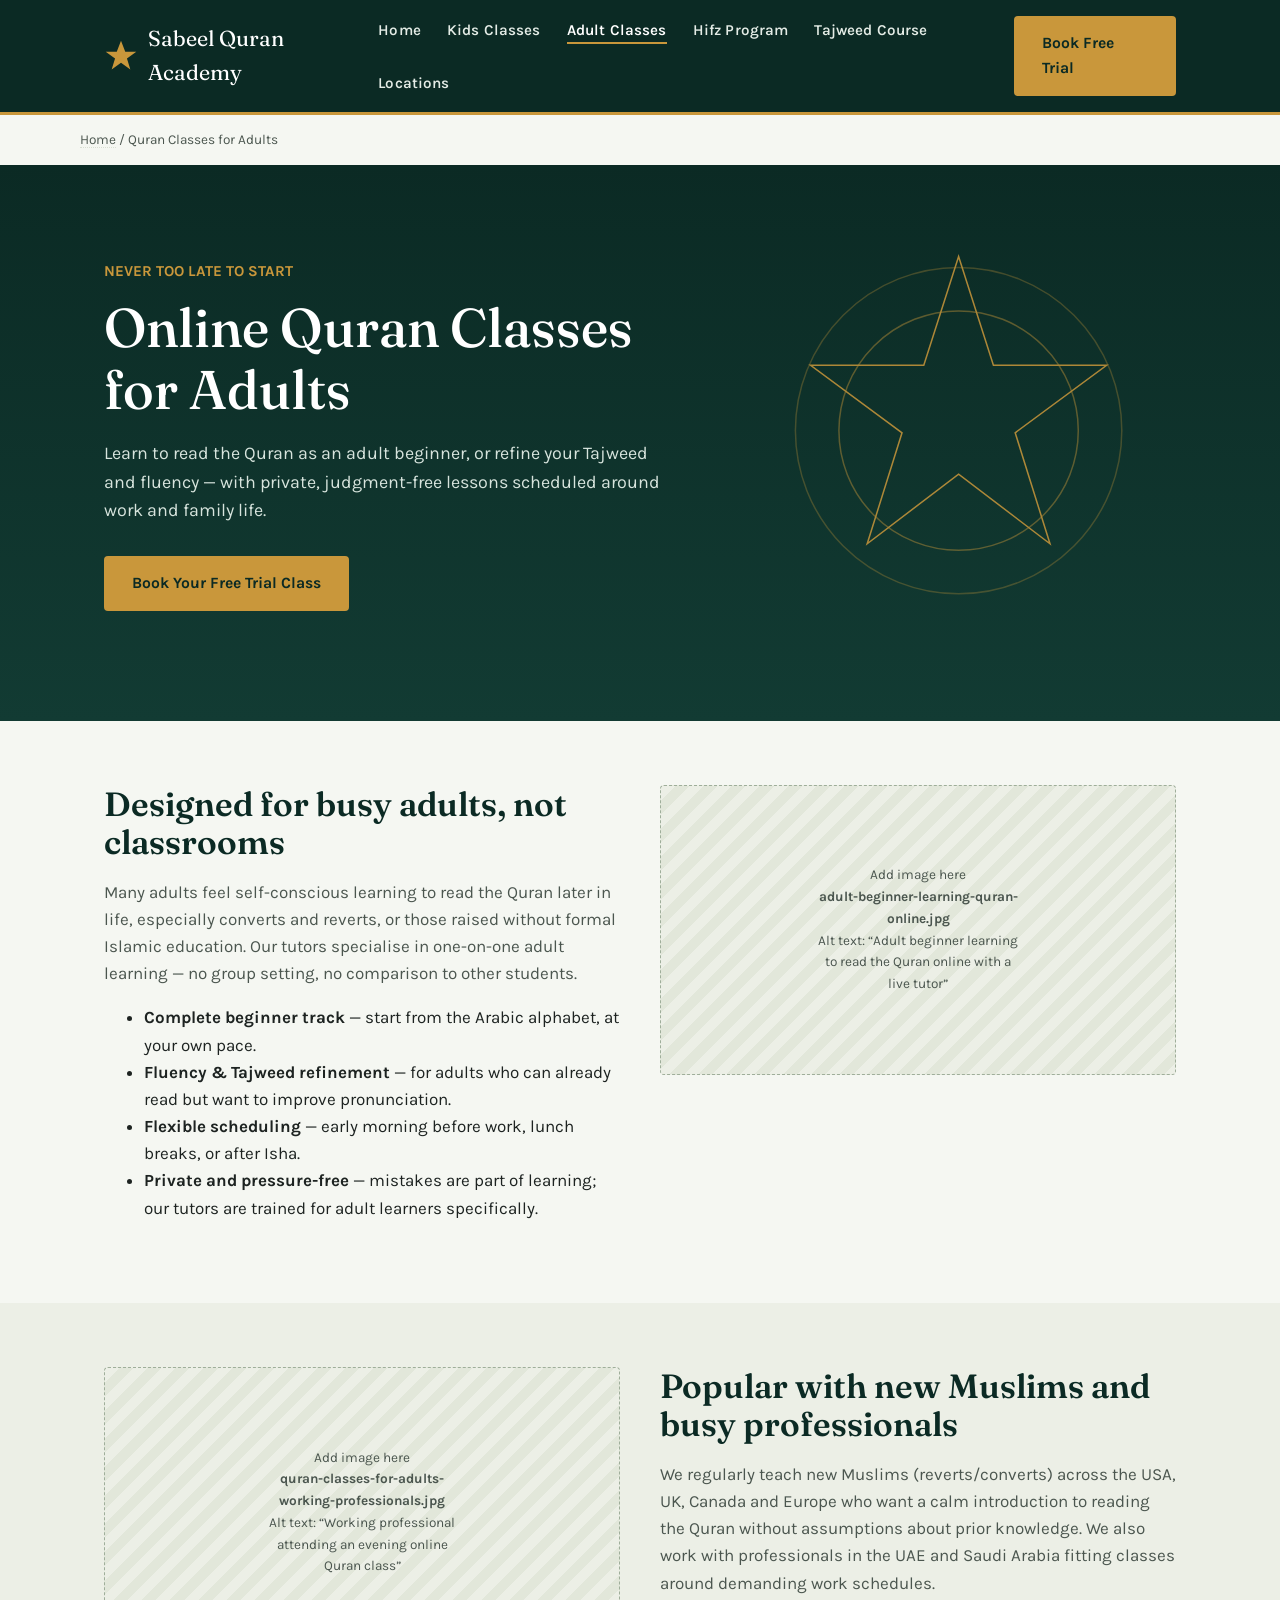
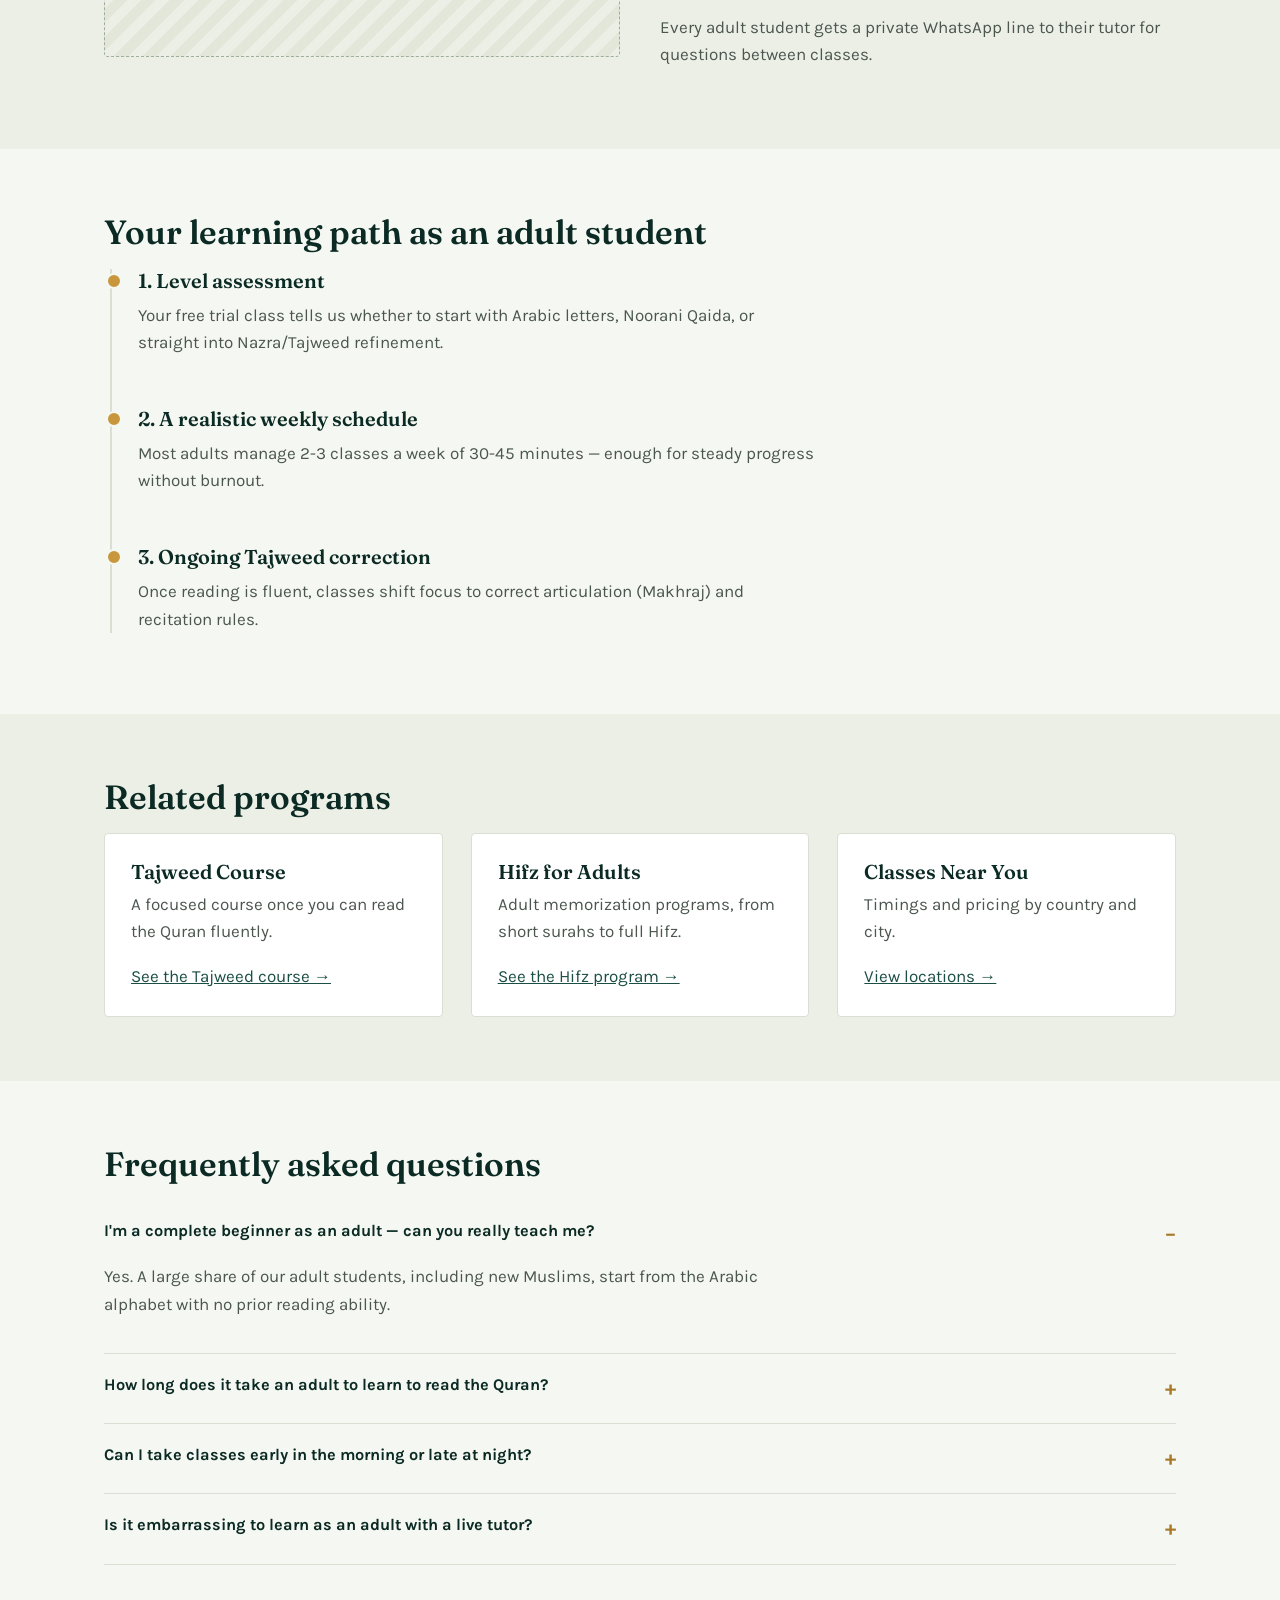
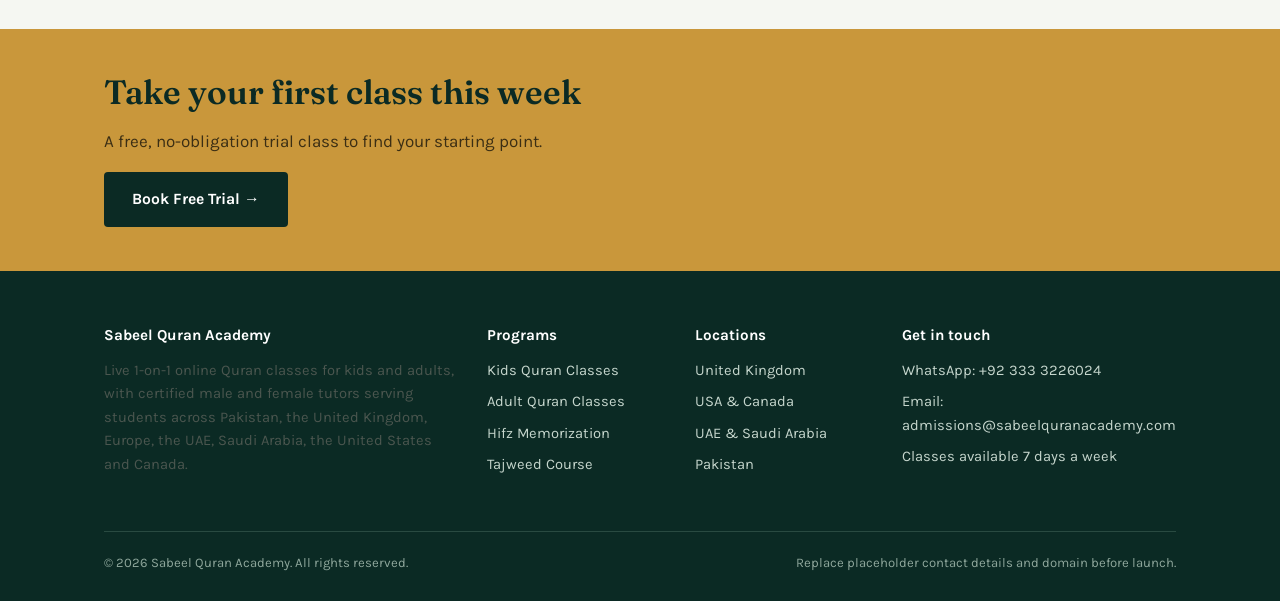
<file: quran-classes-for-adults.html>
<!DOCTYPE html>
<html lang="en">
<head>
<meta charset="UTF-8">
<meta name="viewport" content="width=device-width, initial-scale=1.0">
<title>Online Quran Classes for Adults | Learn to Read Quran at Any Age</title>
<meta name="description" content="Private online Quran classes for adult beginners and new Muslims. Learn to read the Quran or refine your Tajweed with flexible scheduling. Free trial class available.">
<link rel="canonical" href="https://sabeel-quran-academy.github.io/quran-classes-for-adults.html">
<meta property="og:type" content="website">
<meta property="og:title" content="Online Quran Classes for Adults | Learn to Read Quran at Any Age">
<meta property="og:description" content="Private online Quran classes for adult beginners and new Muslims. Learn to read the Quran or refine your Tajweed with flexible scheduling. Free trial class available.">
<meta property="og:url" content="https://sabeel-quran-academy.github.io/quran-classes-for-adults.html">
<meta property="og:site_name" content="Sabeel Quran Academy">
<meta name="twitter:card" content="summary_large_image">
<link rel="preconnect" href="https://fonts.googleapis.com">
<link rel="preconnect" href="https://fonts.gstatic.com" crossorigin>
<link href="https://fonts.googleapis.com/css2?family=Fraunces:wght@400;500;600&amp;family=Karla:wght@400;500;700&amp;display=swap" rel="stylesheet">
<link rel="stylesheet" href="style.css">
<script type="application/ld+json">{"@context": "https://schema.org", "@type": "FAQPage", "mainEntity": [{"@type": "Question", "name": "I'm a complete beginner as an adult \u2014 can you really teach me?", "acceptedAnswer": {"@type": "Answer", "text": "Yes. A large share of our adult students, including new Muslims, start from the Arabic alphabet with no prior reading ability."}}, {"@type": "Question", "name": "How long does it take an adult to learn to read the Quran?", "acceptedAnswer": {"@type": "Answer", "text": "Most adult beginners reach basic fluent reading within 4-8 months with 2-3 classes a week, though pace varies by individual."}}, {"@type": "Question", "name": "Can I take classes early in the morning or late at night?", "acceptedAnswer": {"@type": "Answer", "text": "Yes, we offer early morning, lunch-hour and late evening slots to fit around work schedules across UK, US, Canadian and Gulf time zones."}}, {"@type": "Question", "name": "Is it embarrassing to learn as an adult with a live tutor?", "acceptedAnswer": {"@type": "Answer", "text": "Our tutors work exclusively with adult learners in one-on-one settings and are trained to teach without judgment - there is no classroom audience."}}]}</script>
<script type="application/ld+json">{"@context": "https://schema.org", "@type": "BreadcrumbList", "itemListElement": [{"@type": "ListItem", "position": 1, "name": "Home", "item": "https://sabeel-quran-academy.github.io/"}, {"@type": "ListItem", "position": 2, "name": "Quran Classes for Adults", "item": "https://sabeel-quran-academy.github.io/quran-classes-for-adults.html"}]}</script>
</head>
<body>
<header class="site-header">
  <div class="nav-wrap">
    <a class="brand" href="index.html">
      <svg class="mark" viewBox="0 0 40 40" xmlns="http://www.w3.org/2000/svg" aria-hidden="true">
<polygon points="20,2 25,15 38,15 27,23 31,36 20,28 9,36 13,23 2,15 15,15" fill="#C9973B"/>
</svg>
      Sabeel Quran Academy
    </a>
    <nav class="main-nav" aria-label="Primary">
      <ul>
      <li><a href="index.html">Home</a></li>
      <li><a href="quran-classes-for-kids.html">Kids Classes</a></li>
      <li><a href="quran-classes-for-adults.html" class="active">Adult Classes</a></li>
      <li><a href="quran-memorization-hifz-course.html">Hifz Program</a></li>
      <li><a href="online-tajweed-course.html">Tajweed Course</a></li>
      <li><a href="online-quran-classes-locations.html">Locations</a></li>
      </ul>
    </nav>
    <a class="nav-cta btn" href="online-quran-classes-locations.html#trial">Book Free Trial</a>
  </div>
</header>

<div class="container breadcrumb"><a href="index.html">Home</a> / Quran Classes for Adults</div>
<section class="hero" style="padding:48px 0 64px;">
  <div class="container hero-grid">
    <div>
      <p class="kicker">NEVER TOO LATE TO START</p>
      <h1>Online Quran Classes for Adults</h1>
      <p class="lede">Learn to read the Quran as an adult beginner, or refine your Tajweed and fluency — with private, judgment-free lessons scheduled around work and family life.</p>
      <div class="btn-row">
        <a class="btn btn-gold" href="online-quran-classes-locations.html#trial">Book Your Free Trial Class</a>
      </div>
    </div>
    <div><svg class="hero-art" viewBox="0 0 400 400" xmlns="http://www.w3.org/2000/svg" role="img" aria-label="Islamic geometric star pattern">
<g fill="none" stroke="#C9973B" stroke-width="1.4" opacity="0.85">
<polygon points="200,40 232,140 336,140 252,202 284,304 200,240 116,304 148,202 64,140 168,140"/>
<circle cx="200" cy="200" r="150" opacity="0.35"/>
<circle cx="200" cy="200" r="110" opacity="0.5"/>
</g>
</svg></div>
  </div>
</section>

<section class="section">
  <div class="container grid-2">
    <div>
      <h2>Designed for busy adults, not classrooms</h2>
      <p>Many adults feel self-conscious learning to read the Quran later in life, especially converts and reverts, or those raised without formal Islamic education. Our tutors specialise in one-on-one adult learning — no group setting, no comparison to other students.</p>
      <ul>
        <li><strong>Complete beginner track</strong> — start from the Arabic alphabet, at your own pace.</li>
        <li><strong>Fluency &amp; Tajweed refinement</strong> — for adults who can already read but want to improve pronunciation.</li>
        <li><strong>Flexible scheduling</strong> — early morning before work, lunch breaks, or after Isha.</li>
        <li><strong>Private and pressure-free</strong> — mistakes are part of learning; our tutors are trained for adult learners specifically.</li>
      </ul>
    </div>
    <div><div class="img-slot" style="aspect-ratio:16/9;">
  <span>Add image here<br><strong>adult-beginner-learning-quran-online.jpg</strong><br>Alt text: &ldquo;Adult beginner learning to read the Quran online with a live tutor&rdquo;</span>
</div></div>
  </div>
</section>

<section class="section section-alt">
  <div class="container grid-2">
    <div><div class="img-slot" style="aspect-ratio:16/9;">
  <span>Add image here<br><strong>quran-classes-for-adults-working-professionals.jpg</strong><br>Alt text: &ldquo;Working professional attending an evening online Quran class&rdquo;</span>
</div></div>
    <div>
      <h2>Popular with new Muslims and busy professionals</h2>
      <p>We regularly teach new Muslims (reverts/converts) across the USA, UK, Canada and Europe who want a calm introduction to reading the Quran without assumptions about prior knowledge. We also work with professionals in the UAE and Saudi Arabia fitting classes around demanding work schedules.</p>
      <p>Every adult student gets a private WhatsApp line to their tutor for questions between classes.</p>
    </div>
  </div>
</section>

<section class="section">
  <div class="container">
    <h2>Your learning path as an adult student</h2>
    <div class="steps">
      <div class="step"><h3>1. Level assessment</h3><p>Your free trial class tells us whether to start with Arabic letters, Noorani Qaida, or straight into Nazra/Tajweed refinement.</p></div>
      <div class="step"><h3>2. A realistic weekly schedule</h3><p>Most adults manage 2-3 classes a week of 30-45 minutes — enough for steady progress without burnout.</p></div>
      <div class="step"><h3>3. Ongoing Tajweed correction</h3><p>Once reading is fluent, classes shift focus to correct articulation (Makhraj) and recitation rules.</p></div>
    </div>
  </div>
</section>

<section class="section section-alt">
  <div class="container">
    <h2>Related programs</h2>
    <div class="grid-3">
      <div class="card"><h3>Tajweed Course</h3><p>A focused course once you can read the Quran fluently.</p><a href="online-tajweed-course.html">See the Tajweed course &rarr;</a></div>
      <div class="card"><h3>Hifz for Adults</h3><p>Adult memorization programs, from short surahs to full Hifz.</p><a href="quran-memorization-hifz-course.html">See the Hifz program &rarr;</a></div>
      <div class="card"><h3>Classes Near You</h3><p>Timings and pricing by country and city.</p><a href="online-quran-classes-locations.html">View locations &rarr;</a></div>
    </div>
  </div>
</section>

<section class="section">
  <div class="container">
    <h2>Frequently asked questions</h2>
    <details class="faq" open><summary>I'm a complete beginner as an adult — can you really teach me?</summary><p>Yes. A large share of our adult students, including new Muslims, start from the Arabic alphabet with no prior reading ability.</p></details>
    <details class="faq"><summary>How long does it take an adult to learn to read the Quran?</summary><p>Most adult beginners reach basic fluent reading within 4-8 months with 2-3 classes a week, though pace varies by individual.</p></details>
    <details class="faq"><summary>Can I take classes early in the morning or late at night?</summary><p>Yes, we offer early morning, lunch-hour and late evening slots to fit around work schedules across UK, US, Canadian and Gulf time zones.</p></details>
    <details class="faq"><summary>Is it embarrassing to learn as an adult with a live tutor?</summary><p>Our tutors work exclusively with adult learners in one-on-one settings and are trained to teach without judgment — there is no classroom audience.</p></details>
  </div>
</section>

<section class="cta-band" id="trial">
  <div class="container">
    <h2>Take your first class this week</h2>
    <p style="color:#3B2E14;">A free, no-obligation trial class to find your starting point.</p>
    <a class="btn btn-gold" href="online-quran-classes-locations.html#trial">Book Free Trial &rarr;</a>
  </div>
</section>

<footer class="site-footer">
  <div class="container">
    <div class="grid-4">
      <div>
        <h4>Sabeel Quran Academy</h4>
        <p>Live 1-on-1 online Quran classes for kids and adults, with certified male and female tutors serving students across Pakistan, the United Kingdom, Europe, the UAE, Saudi Arabia, the United States and Canada.</p>
      </div>
      <div>
        <h4>Programs</h4>
        <ul>
          <li><a href="quran-classes-for-kids.html">Kids Quran Classes</a></li>
          <li><a href="quran-classes-for-adults.html">Adult Quran Classes</a></li>
          <li><a href="quran-memorization-hifz-course.html">Hifz Memorization</a></li>
          <li><a href="online-tajweed-course.html">Tajweed Course</a></li>
        </ul>
      </div>
      <div>
        <h4>Locations</h4>
        <ul>
          <li><a href="online-quran-classes-locations.html#uk">United Kingdom</a></li>
          <li><a href="online-quran-classes-locations.html#usa-canada">USA &amp; Canada</a></li>
          <li><a href="online-quran-classes-locations.html#gulf">UAE &amp; Saudi Arabia</a></li>
          <li><a href="online-quran-classes-locations.html#pakistan">Pakistan</a></li>
        </ul>
      </div>
      <div>
        <h4>Get in touch</h4>
        <ul>
          <li><a href="https://wa.me/923333226024" target="_blank" rel="noopener">WhatsApp: +92 333 3226024</a></li>
          <li>Email: admissions@sabeelquranacademy.com</li>
          <li>Classes available 7 days a week</li>
        </ul>
      </div>
    </div>
    <div class="footer-bottom">
      <span>&copy; 2026 Sabeel Quran Academy. All rights reserved.</span>
      <span>Replace placeholder contact details and domain before launch.</span>
    </div>
  </div>
</footer>
</body>
</html>
</file>
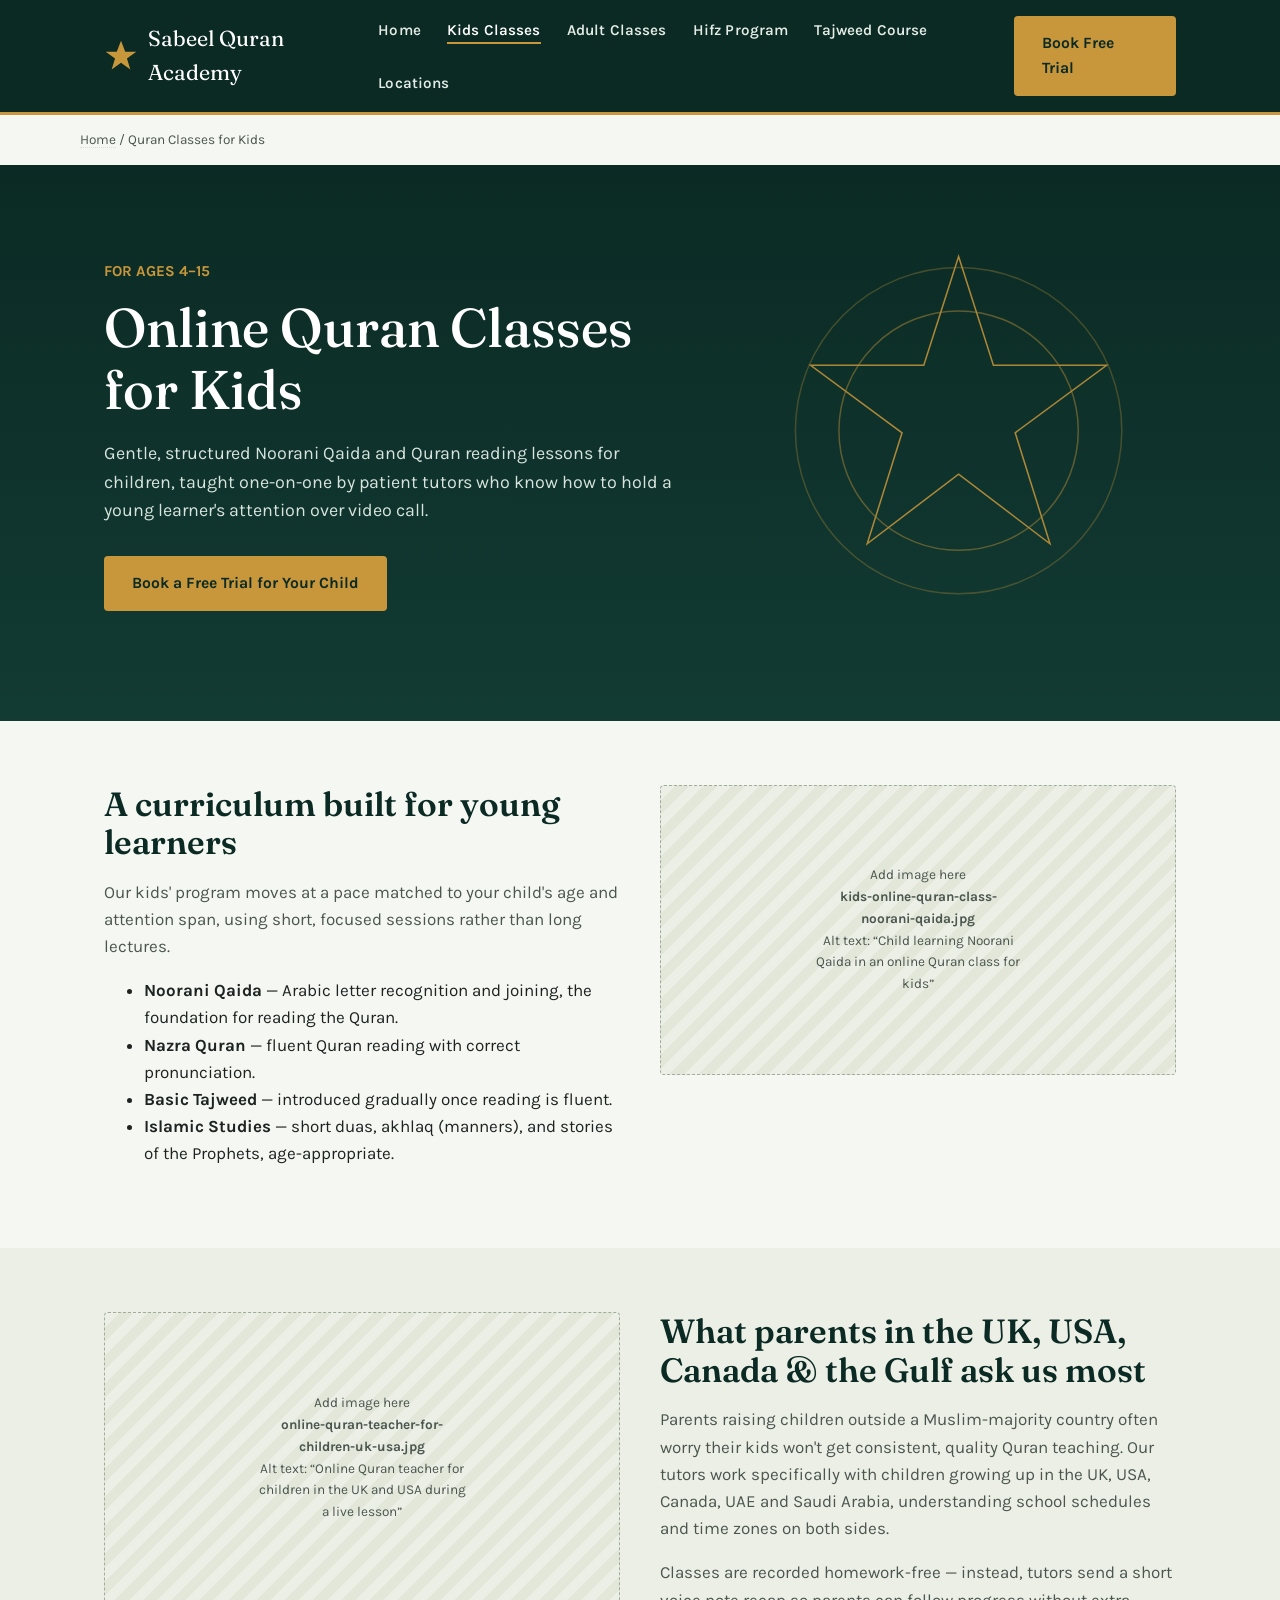
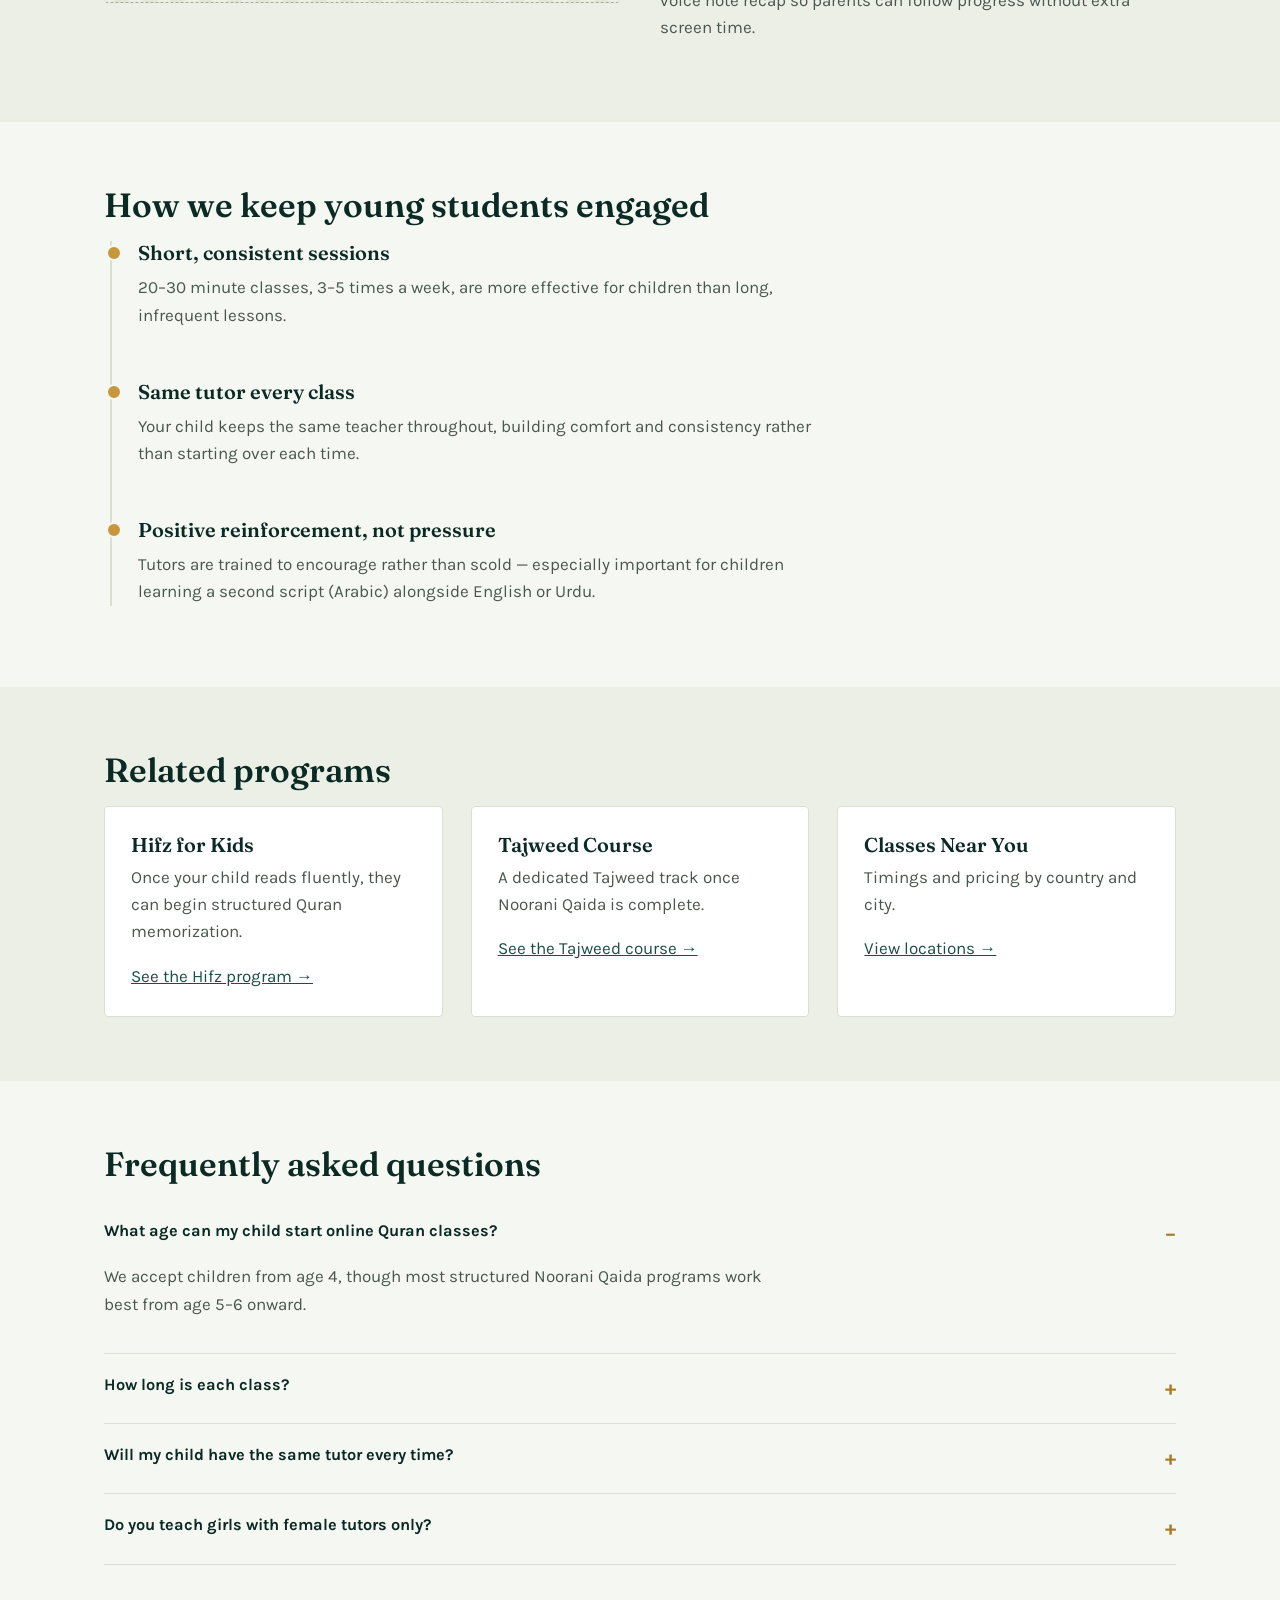
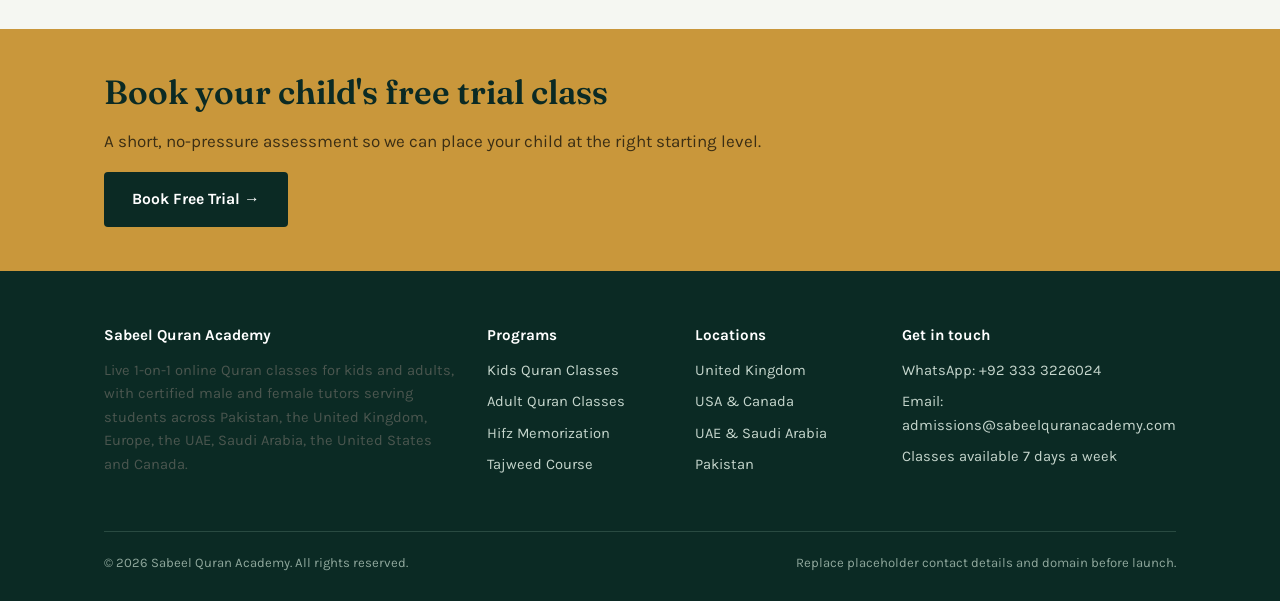
<file: quran-classes-for-kids.html>
<!DOCTYPE html>
<html lang="en">
<head>
<meta charset="UTF-8">
<meta name="viewport" content="width=device-width, initial-scale=1.0">
<title>Online Quran Classes for Kids | Noorani Qaida & Quran Reading – Sabeel Quran Academy</title>
<meta name="description" content="Live 1-on-1 online Quran classes for kids aged 4+. Noorani Qaida, Quran reading & basic Tajweed with patient tutors. Free trial for families in the UK, USA, Canada, UAE, Saudi Arabia & Pakistan.">
<link rel="canonical" href="https://sabeel-quran-academy.github.io/quran-classes-for-kids.html">
<meta property="og:type" content="website">
<meta property="og:title" content="Online Quran Classes for Kids | Noorani Qaida & Quran Reading – Sabeel Quran Academy">
<meta property="og:description" content="Live 1-on-1 online Quran classes for kids aged 4+. Noorani Qaida, Quran reading & basic Tajweed with patient tutors. Free trial for families in the UK, USA, Canada, UAE, Saudi Arabia & Pakistan.">
<meta property="og:url" content="https://sabeel-quran-academy.github.io/quran-classes-for-kids.html">
<meta property="og:site_name" content="Sabeel Quran Academy">
<meta name="twitter:card" content="summary_large_image">
<link rel="preconnect" href="https://fonts.googleapis.com">
<link rel="preconnect" href="https://fonts.gstatic.com" crossorigin>
<link href="https://fonts.googleapis.com/css2?family=Fraunces:wght@400;500;600&amp;family=Karla:wght@400;500;700&amp;display=swap" rel="stylesheet">
<link rel="stylesheet" href="style.css">
<script type="application/ld+json">{"@context": "https://schema.org", "@type": "FAQPage", "mainEntity": [{"@type": "Question", "name": "What age can my child start online Quran classes?", "acceptedAnswer": {"@type": "Answer", "text": "We accept children from age 4, though most structured Noorani Qaida programs work best from age 5-6 onward."}}, {"@type": "Question", "name": "How long is each class?", "acceptedAnswer": {"@type": "Answer", "text": "Kids' classes typically run 20-30 minutes, several times a week, to match a young learner's attention span."}}, {"@type": "Question", "name": "Will my child have the same tutor every time?", "acceptedAnswer": {"@type": "Answer", "text": "Yes, we assign one consistent tutor per student so your child builds familiarity and trust over time."}}, {"@type": "Question", "name": "Do you teach girls with female tutors only?", "acceptedAnswer": {"@type": "Answer", "text": "You can request a female tutor for your daughter when booking, and we will match accordingly wherever available."}}]}</script>
<script type="application/ld+json">{"@context": "https://schema.org", "@type": "BreadcrumbList", "itemListElement": [{"@type": "ListItem", "position": 1, "name": "Home", "item": "https://sabeel-quran-academy.github.io/"}, {"@type": "ListItem", "position": 2, "name": "Quran Classes for Kids", "item": "https://sabeel-quran-academy.github.io/quran-classes-for-kids.html"}]}</script>
</head>
<body>
<header class="site-header">
  <div class="nav-wrap">
    <a class="brand" href="index.html">
      <svg class="mark" viewBox="0 0 40 40" xmlns="http://www.w3.org/2000/svg" aria-hidden="true">
<polygon points="20,2 25,15 38,15 27,23 31,36 20,28 9,36 13,23 2,15 15,15" fill="#C9973B"/>
</svg>
      Sabeel Quran Academy
    </a>
    <nav class="main-nav" aria-label="Primary">
      <ul>
      <li><a href="index.html">Home</a></li>
      <li><a href="quran-classes-for-kids.html" class="active">Kids Classes</a></li>
      <li><a href="quran-classes-for-adults.html">Adult Classes</a></li>
      <li><a href="quran-memorization-hifz-course.html">Hifz Program</a></li>
      <li><a href="online-tajweed-course.html">Tajweed Course</a></li>
      <li><a href="online-quran-classes-locations.html">Locations</a></li>
      </ul>
    </nav>
    <a class="nav-cta btn" href="online-quran-classes-locations.html#trial">Book Free Trial</a>
  </div>
</header>

<div class="container breadcrumb"><a href="index.html">Home</a> / Quran Classes for Kids</div>
<section class="hero" style="padding:48px 0 64px;">
  <div class="container hero-grid">
    <div>
      <p class="kicker">FOR AGES 4–15</p>
      <h1>Online Quran Classes for Kids</h1>
      <p class="lede">Gentle, structured Noorani Qaida and Quran reading lessons for children, taught one-on-one by patient tutors who know how to hold a young learner's attention over video call.</p>
      <div class="btn-row">
        <a class="btn btn-gold" href="online-quran-classes-locations.html#trial">Book a Free Trial for Your Child</a>
      </div>
    </div>
    <div><svg class="hero-art" viewBox="0 0 400 400" xmlns="http://www.w3.org/2000/svg" role="img" aria-label="Islamic geometric star pattern">
<g fill="none" stroke="#C9973B" stroke-width="1.4" opacity="0.85">
<polygon points="200,40 232,140 336,140 252,202 284,304 200,240 116,304 148,202 64,140 168,140"/>
<circle cx="200" cy="200" r="150" opacity="0.35"/>
<circle cx="200" cy="200" r="110" opacity="0.5"/>
</g>
</svg></div>
  </div>
</section>

<section class="section">
  <div class="container grid-2">
    <div>
      <h2>A curriculum built for young learners</h2>
      <p>Our kids' program moves at a pace matched to your child's age and attention span, using short, focused sessions rather than long lectures.</p>
      <ul>
        <li><strong>Noorani Qaida</strong> — Arabic letter recognition and joining, the foundation for reading the Quran.</li>
        <li><strong>Nazra Quran</strong> — fluent Quran reading with correct pronunciation.</li>
        <li><strong>Basic Tajweed</strong> — introduced gradually once reading is fluent.</li>
        <li><strong>Islamic Studies</strong> — short duas, akhlaq (manners), and stories of the Prophets, age-appropriate.</li>
      </ul>
    </div>
    <div><div class="img-slot" style="aspect-ratio:16/9;">
  <span>Add image here<br><strong>kids-online-quran-class-noorani-qaida.jpg</strong><br>Alt text: &ldquo;Child learning Noorani Qaida in an online Quran class for kids&rdquo;</span>
</div></div>
  </div>
</section>

<section class="section section-alt">
  <div class="container grid-2">
    <div><div class="img-slot" style="aspect-ratio:16/9;">
  <span>Add image here<br><strong>online-quran-teacher-for-children-uk-usa.jpg</strong><br>Alt text: &ldquo;Online Quran teacher for children in the UK and USA during a live lesson&rdquo;</span>
</div></div>
    <div>
      <h2>What parents in the UK, USA, Canada &amp; the Gulf ask us most</h2>
      <p>Parents raising children outside a Muslim-majority country often worry their kids won't get consistent, quality Quran teaching. Our tutors work specifically with children growing up in the UK, USA, Canada, UAE and Saudi Arabia, understanding school schedules and time zones on both sides.</p>
      <p>Classes are recorded homework-free — instead, tutors send a short voice note recap so parents can follow progress without extra screen time.</p>
    </div>
  </div>
</section>

<section class="section">
  <div class="container">
    <h2>How we keep young students engaged</h2>
    <div class="steps">
      <div class="step">
        <h3>Short, consistent sessions</h3>
        <p>20–30 minute classes, 3–5 times a week, are more effective for children than long, infrequent lessons.</p>
      </div>
      <div class="step">
        <h3>Same tutor every class</h3>
        <p>Your child keeps the same teacher throughout, building comfort and consistency rather than starting over each time.</p>
      </div>
      <div class="step">
        <h3>Positive reinforcement, not pressure</h3>
        <p>Tutors are trained to encourage rather than scold — especially important for children learning a second script (Arabic) alongside English or Urdu.</p>
      </div>
    </div>
  </div>
</section>

<section class="section section-alt">
  <div class="container">
    <h2>Related programs</h2>
    <div class="grid-3">
      <div class="card"><h3>Hifz for Kids</h3><p>Once your child reads fluently, they can begin structured Quran memorization.</p><a href="quran-memorization-hifz-course.html">See the Hifz program &rarr;</a></div>
      <div class="card"><h3>Tajweed Course</h3><p>A dedicated Tajweed track once Noorani Qaida is complete.</p><a href="online-tajweed-course.html">See the Tajweed course &rarr;</a></div>
      <div class="card"><h3>Classes Near You</h3><p>Timings and pricing by country and city.</p><a href="online-quran-classes-locations.html">View locations &rarr;</a></div>
    </div>
  </div>
</section>

<section class="section">
  <div class="container">
    <h2>Frequently asked questions</h2>
    <details class="faq" open><summary>What age can my child start online Quran classes?</summary><p>We accept children from age 4, though most structured Noorani Qaida programs work best from age 5–6 onward.</p></details>
    <details class="faq"><summary>How long is each class?</summary><p>Kids' classes typically run 20–30 minutes, several times a week, to match a young learner's attention span.</p></details>
    <details class="faq"><summary>Will my child have the same tutor every time?</summary><p>Yes, we assign one consistent tutor per student so your child builds familiarity and trust over time.</p></details>
    <details class="faq"><summary>Do you teach girls with female tutors only?</summary><p>You can request a female tutor for your daughter when booking, and we will match accordingly wherever available.</p></details>
  </div>
</section>

<section class="cta-band" id="trial">
  <div class="container">
    <h2>Book your child's free trial class</h2>
    <p style="color:#3B2E14;">A short, no-pressure assessment so we can place your child at the right starting level.</p>
    <a class="btn btn-gold" href="online-quran-classes-locations.html#trial">Book Free Trial &rarr;</a>
  </div>
</section>

<footer class="site-footer">
  <div class="container">
    <div class="grid-4">
      <div>
        <h4>Sabeel Quran Academy</h4>
        <p>Live 1-on-1 online Quran classes for kids and adults, with certified male and female tutors serving students across Pakistan, the United Kingdom, Europe, the UAE, Saudi Arabia, the United States and Canada.</p>
      </div>
      <div>
        <h4>Programs</h4>
        <ul>
          <li><a href="quran-classes-for-kids.html">Kids Quran Classes</a></li>
          <li><a href="quran-classes-for-adults.html">Adult Quran Classes</a></li>
          <li><a href="quran-memorization-hifz-course.html">Hifz Memorization</a></li>
          <li><a href="online-tajweed-course.html">Tajweed Course</a></li>
        </ul>
      </div>
      <div>
        <h4>Locations</h4>
        <ul>
          <li><a href="online-quran-classes-locations.html#uk">United Kingdom</a></li>
          <li><a href="online-quran-classes-locations.html#usa-canada">USA &amp; Canada</a></li>
          <li><a href="online-quran-classes-locations.html#gulf">UAE &amp; Saudi Arabia</a></li>
          <li><a href="online-quran-classes-locations.html#pakistan">Pakistan</a></li>
        </ul>
      </div>
      <div>
        <h4>Get in touch</h4>
        <ul>
          <li><a href="https://wa.me/923333226024" target="_blank" rel="noopener">WhatsApp: +92 333 3226024</a></li>
          <li>Email: admissions@sabeelquranacademy.com</li>
          <li>Classes available 7 days a week</li>
        </ul>
      </div>
    </div>
    <div class="footer-bottom">
      <span>&copy; 2026 Sabeel Quran Academy. All rights reserved.</span>
      <span>Replace placeholder contact details and domain before launch.</span>
    </div>
  </div>
</footer>
</body>
</html>
</file>
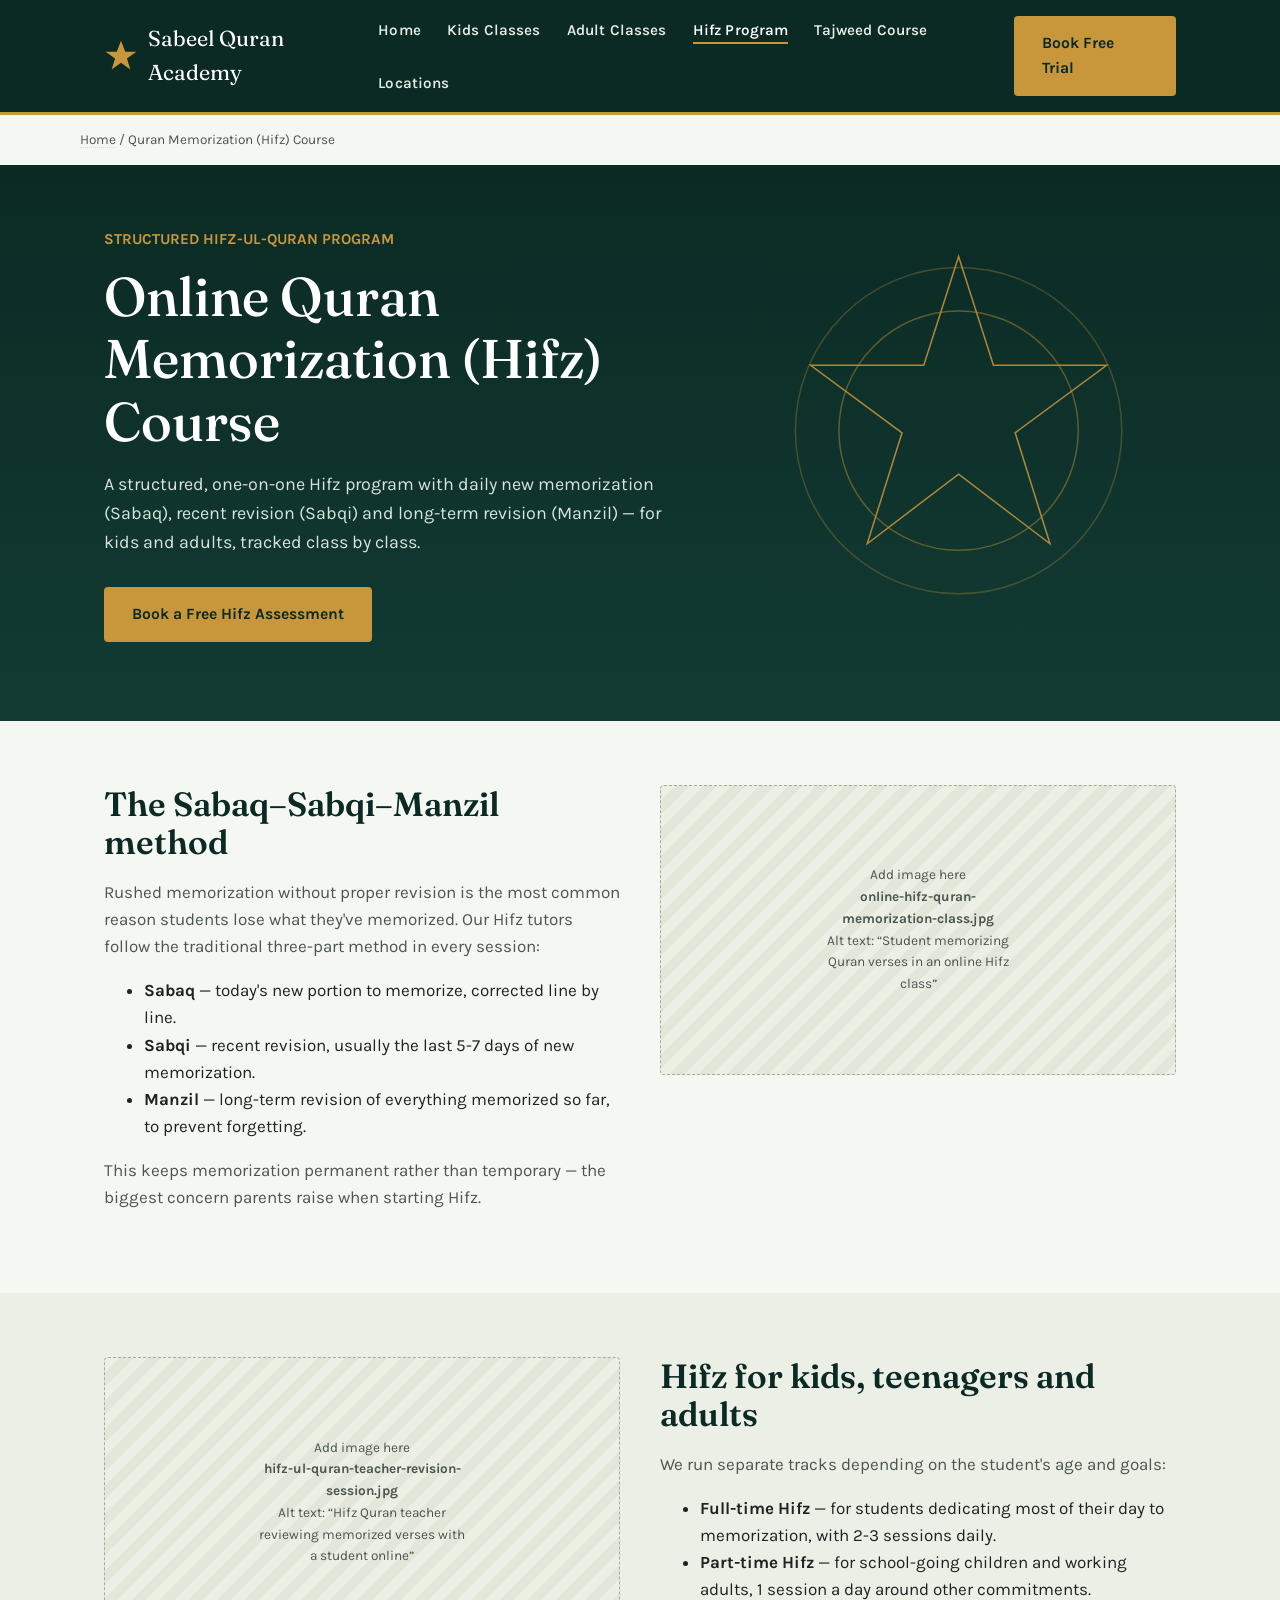
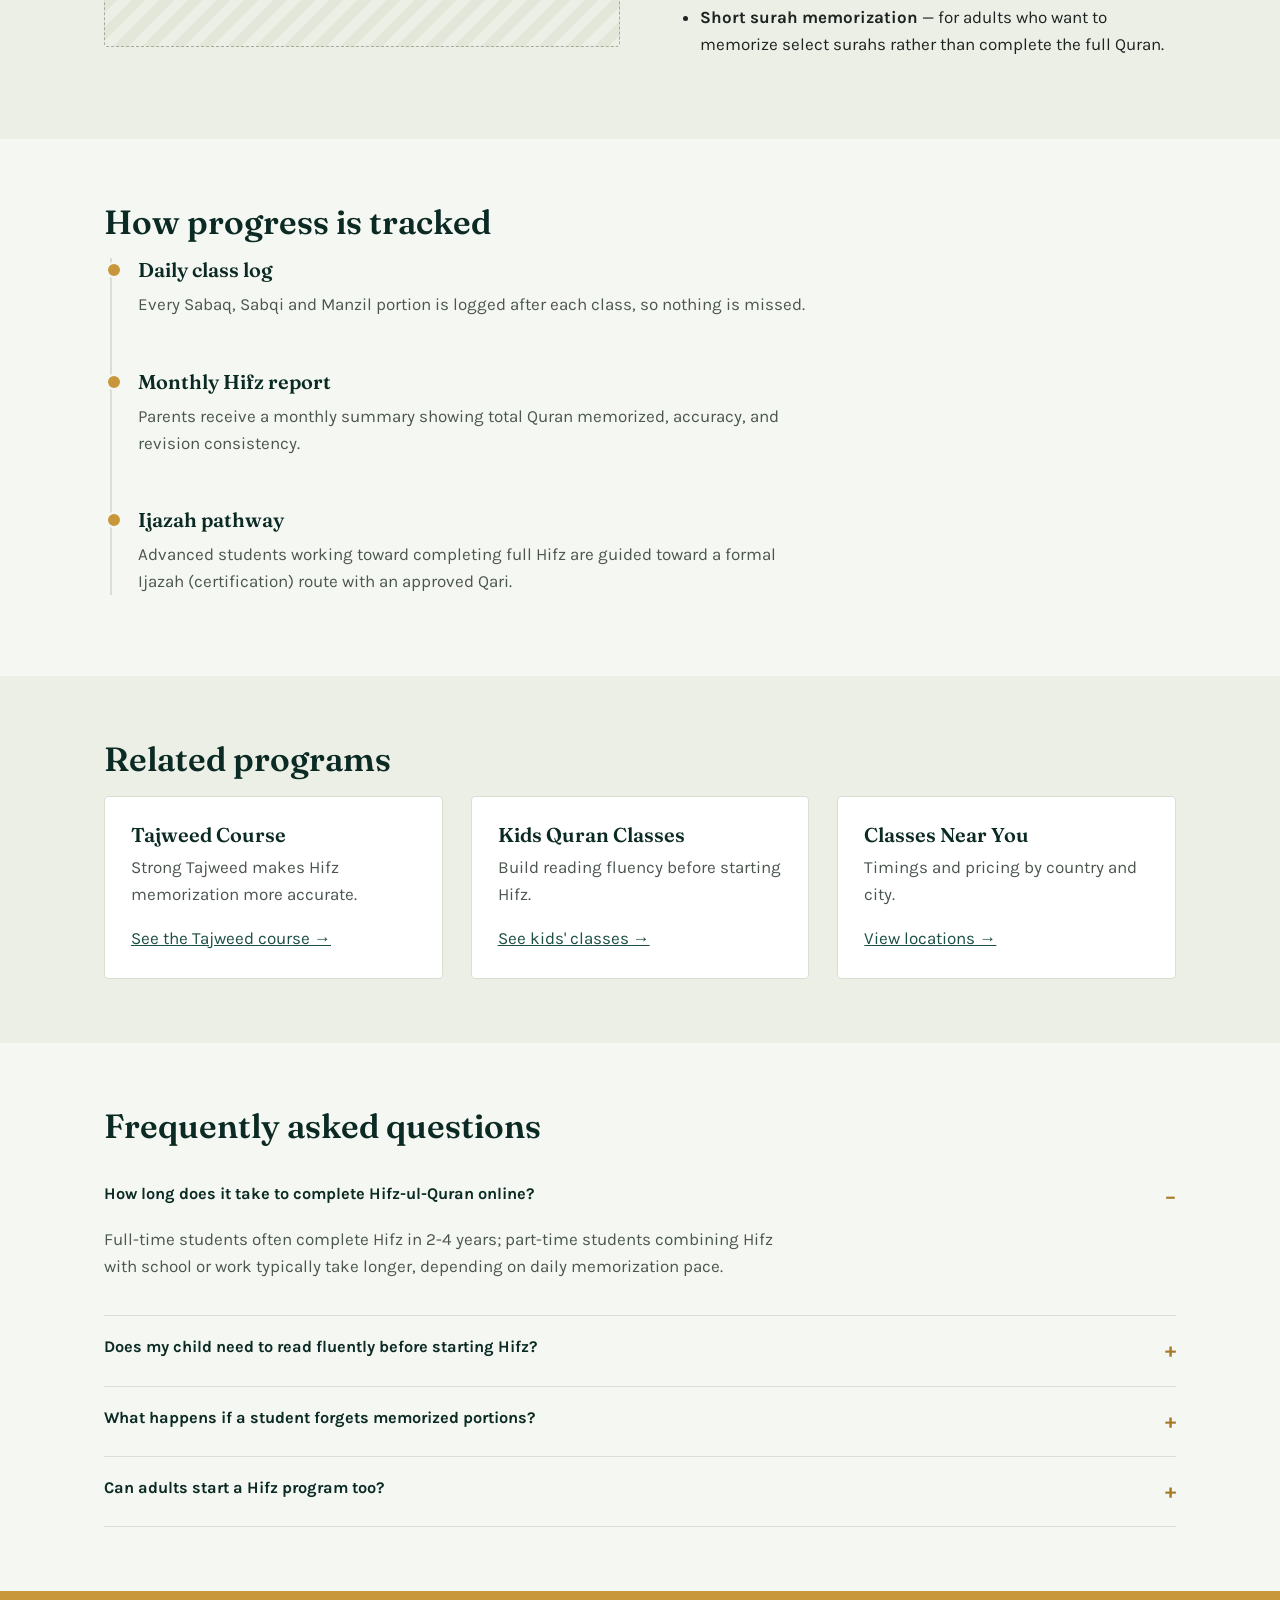
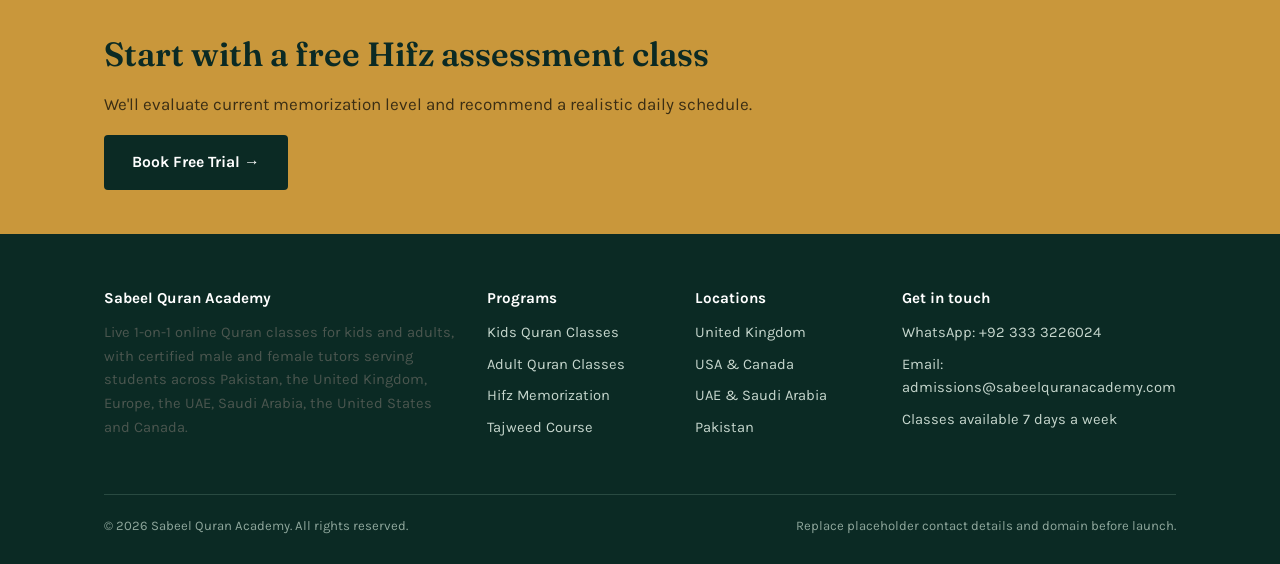
<file: quran-memorization-hifz-course.html>
<!DOCTYPE html>
<html lang="en">
<head>
<meta charset="UTF-8">
<meta name="viewport" content="width=device-width, initial-scale=1.0">
<title>Online Quran Memorization (Hifz) Course | Certified Hifz Tutors</title>
<meta name="description" content="Structured online Hifz-ul-Quran program using the Sabaq-Sabqi-Manzil method, for kids and adults. Daily tracked memorization and revision. Book a free assessment class.">
<link rel="canonical" href="https://sabeel-quran-academy.github.io/quran-memorization-hifz-course.html">
<meta property="og:type" content="website">
<meta property="og:title" content="Online Quran Memorization (Hifz) Course | Certified Hifz Tutors">
<meta property="og:description" content="Structured online Hifz-ul-Quran program using the Sabaq-Sabqi-Manzil method, for kids and adults. Daily tracked memorization and revision. Book a free assessment class.">
<meta property="og:url" content="https://sabeel-quran-academy.github.io/quran-memorization-hifz-course.html">
<meta property="og:site_name" content="Sabeel Quran Academy">
<meta name="twitter:card" content="summary_large_image">
<link rel="preconnect" href="https://fonts.googleapis.com">
<link rel="preconnect" href="https://fonts.gstatic.com" crossorigin>
<link href="https://fonts.googleapis.com/css2?family=Fraunces:wght@400;500;600&amp;family=Karla:wght@400;500;700&amp;display=swap" rel="stylesheet">
<link rel="stylesheet" href="style.css">
<script type="application/ld+json">{"@context": "https://schema.org", "@type": "FAQPage", "mainEntity": [{"@type": "Question", "name": "How long does it take to complete Hifz-ul-Quran online?", "acceptedAnswer": {"@type": "Answer", "text": "Full-time students often complete Hifz in 2-4 years; part-time students combining Hifz with school or work typically take longer, depending on daily memorization pace."}}, {"@type": "Question", "name": "Does my child need to read fluently before starting Hifz?", "acceptedAnswer": {"@type": "Answer", "text": "Yes, we recommend completing Nazra (fluent Quran reading) first, so memorization is built on correct pronunciation from the start."}}, {"@type": "Question", "name": "What happens if a student forgets memorized portions?", "acceptedAnswer": {"@type": "Answer", "text": "This is exactly why the Manzil (long-term revision) portion exists in every class - consistent revision is built into the schedule, not left to the student alone."}}, {"@type": "Question", "name": "Can adults start a Hifz program too?", "acceptedAnswer": {"@type": "Answer", "text": "Yes, we support adult Hifz students, including part-time schedules and short-surah memorization goals rather than the complete Quran."}}]}</script>
<script type="application/ld+json">{"@context": "https://schema.org", "@type": "BreadcrumbList", "itemListElement": [{"@type": "ListItem", "position": 1, "name": "Home", "item": "https://sabeel-quran-academy.github.io/"}, {"@type": "ListItem", "position": 2, "name": "Quran Memorization Hifz Course", "item": "https://sabeel-quran-academy.github.io/quran-memorization-hifz-course.html"}]}</script>
</head>
<body>
<header class="site-header">
  <div class="nav-wrap">
    <a class="brand" href="index.html">
      <svg class="mark" viewBox="0 0 40 40" xmlns="http://www.w3.org/2000/svg" aria-hidden="true">
<polygon points="20,2 25,15 38,15 27,23 31,36 20,28 9,36 13,23 2,15 15,15" fill="#C9973B"/>
</svg>
      Sabeel Quran Academy
    </a>
    <nav class="main-nav" aria-label="Primary">
      <ul>
      <li><a href="index.html">Home</a></li>
      <li><a href="quran-classes-for-kids.html">Kids Classes</a></li>
      <li><a href="quran-classes-for-adults.html">Adult Classes</a></li>
      <li><a href="quran-memorization-hifz-course.html" class="active">Hifz Program</a></li>
      <li><a href="online-tajweed-course.html">Tajweed Course</a></li>
      <li><a href="online-quran-classes-locations.html">Locations</a></li>
      </ul>
    </nav>
    <a class="nav-cta btn" href="online-quran-classes-locations.html#trial">Book Free Trial</a>
  </div>
</header>

<div class="container breadcrumb"><a href="index.html">Home</a> / Quran Memorization (Hifz) Course</div>
<section class="hero" style="padding:48px 0 64px;">
  <div class="container hero-grid">
    <div>
      <p class="kicker">STRUCTURED HIFZ-UL-QURAN PROGRAM</p>
      <h1>Online Quran Memorization (Hifz) Course</h1>
      <p class="lede">A structured, one-on-one Hifz program with daily new memorization (Sabaq), recent revision (Sabqi) and long-term revision (Manzil) — for kids and adults, tracked class by class.</p>
      <div class="btn-row">
        <a class="btn btn-gold" href="online-quran-classes-locations.html#trial">Book a Free Hifz Assessment</a>
      </div>
    </div>
    <div><svg class="hero-art" viewBox="0 0 400 400" xmlns="http://www.w3.org/2000/svg" role="img" aria-label="Islamic geometric star pattern">
<g fill="none" stroke="#C9973B" stroke-width="1.4" opacity="0.85">
<polygon points="200,40 232,140 336,140 252,202 284,304 200,240 116,304 148,202 64,140 168,140"/>
<circle cx="200" cy="200" r="150" opacity="0.35"/>
<circle cx="200" cy="200" r="110" opacity="0.5"/>
</g>
</svg></div>
  </div>
</section>

<section class="section">
  <div class="container grid-2">
    <div>
      <h2>The Sabaq–Sabqi–Manzil method</h2>
      <p>Rushed memorization without proper revision is the most common reason students lose what they've memorized. Our Hifz tutors follow the traditional three-part method in every session:</p>
      <ul>
        <li><strong>Sabaq</strong> — today's new portion to memorize, corrected line by line.</li>
        <li><strong>Sabqi</strong> — recent revision, usually the last 5-7 days of new memorization.</li>
        <li><strong>Manzil</strong> — long-term revision of everything memorized so far, to prevent forgetting.</li>
      </ul>
      <p>This keeps memorization permanent rather than temporary — the biggest concern parents raise when starting Hifz.</p>
    </div>
    <div><div class="img-slot" style="aspect-ratio:16/9;">
  <span>Add image here<br><strong>online-hifz-quran-memorization-class.jpg</strong><br>Alt text: &ldquo;Student memorizing Quran verses in an online Hifz class&rdquo;</span>
</div></div>
  </div>
</section>

<section class="section section-alt">
  <div class="container grid-2">
    <div><div class="img-slot" style="aspect-ratio:16/9;">
  <span>Add image here<br><strong>hifz-ul-quran-teacher-revision-session.jpg</strong><br>Alt text: &ldquo;Hifz Quran teacher reviewing memorized verses with a student online&rdquo;</span>
</div></div>
    <div>
      <h2>Hifz for kids, teenagers and adults</h2>
      <p>We run separate tracks depending on the student's age and goals:</p>
      <ul>
        <li><strong>Full-time Hifz</strong> — for students dedicating most of their day to memorization, with 2-3 sessions daily.</li>
        <li><strong>Part-time Hifz</strong> — for school-going children and working adults, 1 session a day around other commitments.</li>
        <li><strong>Short surah memorization</strong> — for adults who want to memorize select surahs rather than complete the full Quran.</li>
      </ul>
    </div>
  </div>
</section>

<section class="section">
  <div class="container">
    <h2>How progress is tracked</h2>
    <div class="steps">
      <div class="step"><h3>Daily class log</h3><p>Every Sabaq, Sabqi and Manzil portion is logged after each class, so nothing is missed.</p></div>
      <div class="step"><h3>Monthly Hifz report</h3><p>Parents receive a monthly summary showing total Quran memorized, accuracy, and revision consistency.</p></div>
      <div class="step"><h3>Ijazah pathway</h3><p>Advanced students working toward completing full Hifz are guided toward a formal Ijazah (certification) route with an approved Qari.</p></div>
    </div>
  </div>
</section>

<section class="section section-alt">
  <div class="container">
    <h2>Related programs</h2>
    <div class="grid-3">
      <div class="card"><h3>Tajweed Course</h3><p>Strong Tajweed makes Hifz memorization more accurate.</p><a href="online-tajweed-course.html">See the Tajweed course &rarr;</a></div>
      <div class="card"><h3>Kids Quran Classes</h3><p>Build reading fluency before starting Hifz.</p><a href="quran-classes-for-kids.html">See kids' classes &rarr;</a></div>
      <div class="card"><h3>Classes Near You</h3><p>Timings and pricing by country and city.</p><a href="online-quran-classes-locations.html">View locations &rarr;</a></div>
    </div>
  </div>
</section>

<section class="section">
  <div class="container">
    <h2>Frequently asked questions</h2>
    <details class="faq" open><summary>How long does it take to complete Hifz-ul-Quran online?</summary><p>Full-time students often complete Hifz in 2-4 years; part-time students combining Hifz with school or work typically take longer, depending on daily memorization pace.</p></details>
    <details class="faq"><summary>Does my child need to read fluently before starting Hifz?</summary><p>Yes, we recommend completing Nazra (fluent Quran reading) first, so memorization is built on correct pronunciation from the start.</p></details>
    <details class="faq"><summary>What happens if a student forgets memorized portions?</summary><p>This is exactly why the Manzil (long-term revision) portion exists in every class — consistent revision is built into the schedule, not left to the student alone.</p></details>
    <details class="faq"><summary>Can adults start a Hifz program too?</summary><p>Yes, we support adult Hifz students, including part-time schedules and short-surah memorization goals rather than the complete Quran.</p></details>
  </div>
</section>

<section class="cta-band" id="trial">
  <div class="container">
    <h2>Start with a free Hifz assessment class</h2>
    <p style="color:#3B2E14;">We'll evaluate current memorization level and recommend a realistic daily schedule.</p>
    <a class="btn btn-gold" href="online-quran-classes-locations.html#trial">Book Free Trial &rarr;</a>
  </div>
</section>

<footer class="site-footer">
  <div class="container">
    <div class="grid-4">
      <div>
        <h4>Sabeel Quran Academy</h4>
        <p>Live 1-on-1 online Quran classes for kids and adults, with certified male and female tutors serving students across Pakistan, the United Kingdom, Europe, the UAE, Saudi Arabia, the United States and Canada.</p>
      </div>
      <div>
        <h4>Programs</h4>
        <ul>
          <li><a href="quran-classes-for-kids.html">Kids Quran Classes</a></li>
          <li><a href="quran-classes-for-adults.html">Adult Quran Classes</a></li>
          <li><a href="quran-memorization-hifz-course.html">Hifz Memorization</a></li>
          <li><a href="online-tajweed-course.html">Tajweed Course</a></li>
        </ul>
      </div>
      <div>
        <h4>Locations</h4>
        <ul>
          <li><a href="online-quran-classes-locations.html#uk">United Kingdom</a></li>
          <li><a href="online-quran-classes-locations.html#usa-canada">USA &amp; Canada</a></li>
          <li><a href="online-quran-classes-locations.html#gulf">UAE &amp; Saudi Arabia</a></li>
          <li><a href="online-quran-classes-locations.html#pakistan">Pakistan</a></li>
        </ul>
      </div>
      <div>
        <h4>Get in touch</h4>
        <ul>
          <li><a href="https://wa.me/923333226024" target="_blank" rel="noopener">WhatsApp: +92 333 3226024</a></li>
          <li>Email: admissions@sabeelquranacademy.com</li>
          <li>Classes available 7 days a week</li>
        </ul>
      </div>
    </div>
    <div class="footer-bottom">
      <span>&copy; 2026 Sabeel Quran Academy. All rights reserved.</span>
      <span>Replace placeholder contact details and domain before launch.</span>
    </div>
  </div>
</footer>
</body>
</html>
</file>
<file: style.css>
/* Sabeel Quran Academy — site stylesheet
   Palette: deep emerald (#123B33) + antique gold (#C9973B) on pale sage paper (#F5F7F2)
   Type: Fraunces (headings) / Karla (body) */

:root{
  --emerald-950:#0B2A24;
  --emerald-900:#123B33;
  --emerald-800:#1B4E44;
  --gold-600:#C9973B;
  --gold-700:#A87A28;
  --paper:#F5F7F2;
  --paper-deep:#ECEFE6;
  --ink:#1D2321;
  --ink-soft:#4B564F;
  --line:#D9DFD3;
  --white:#FFFFFF;
  --radius:4px;
  --maxw:1120px;
}

*{box-sizing:border-box;}
html{scroll-behavior:smooth;}
body{
  margin:0;
  background:var(--paper);
  color:var(--ink);
  font-family:"Karla", -apple-system, BlinkMacSystemFont, "Segoe UI", sans-serif;
  font-size:17px;
  line-height:1.6;
}
h1,h2,h3,h4{
  font-family:"Fraunces", Georgia, serif;
  color:var(--emerald-950);
  line-height:1.15;
  margin:0 0 .5em;
  font-weight:600;
}
h1{font-size:clamp(2.1rem,4.5vw,3.4rem); font-weight:500;}
h2{font-size:clamp(1.5rem,3vw,2.1rem);}
h3{font-size:1.25rem;}
p{margin:0 0 1em; color:var(--ink-soft); max-width:68ch;}
a{color:var(--emerald-800);}
a.link-plain{color:inherit;text-decoration:none;}
img{max-width:100%;display:block;height:auto;}
.container{max-width:var(--maxw); margin:0 auto; padding:0 24px;}
.section{padding:64px 0;}
.section-tight{padding:40px 0;}
.section-alt{background:var(--paper-deep);}
.section-emerald{background:var(--emerald-900); color:var(--white);}
.section-emerald h2, .section-emerald h3{color:var(--white);}
.section-emerald p{color:#CFE0D8;}

/* Header / nav */
header.site-header{
  background:var(--emerald-950);
  border-bottom:3px solid var(--gold-600);
}
.nav-wrap{
  display:flex; align-items:center; justify-content:space-between;
  padding:16px 24px; max-width:var(--maxw); margin:0 auto;
}
.brand{
  display:flex; align-items:center; gap:10px;
  font-family:"Fraunces", serif; font-size:1.35rem; color:var(--white); text-decoration:none;
}
.brand .mark{
  width:34px;height:34px;flex:0 0 auto;
}
nav.main-nav ul{
  list-style:none; display:flex; gap:26px; margin:0; padding:0; flex-wrap:wrap;
}
nav.main-nav a{
  color:#E4ECE6; text-decoration:none; font-size:.95rem; font-weight:600;
  letter-spacing:.01em;
  border-bottom:2px solid transparent;
  padding-bottom:3px;
}
nav.main-nav a:hover, nav.main-nav a.active{border-bottom-color:var(--gold-600); color:var(--white);}
.nav-cta{
  background:var(--gold-600); color:var(--emerald-950)!important; border:none;
  padding:9px 18px; border-radius:var(--radius); font-weight:700!important;
}
.nav-toggle{display:none;}

/* Hero */
.hero{
  position:relative; overflow:hidden;
  background:linear-gradient(180deg,var(--emerald-950), var(--emerald-900));
  color:var(--white);
  padding:72px 0 88px;
}
.hero-grid{
  display:grid; grid-template-columns:1.15fr .85fr; gap:48px; align-items:center;
}
.hero p.kicker{
  color:var(--gold-600); font-weight:700; margin-bottom:14px; font-size:.95rem;
}
.hero h1{color:var(--white); margin-bottom:18px;}
.hero p.lede{color:#D7E4DD; font-size:1.12rem; max-width:52ch;}
.hero-stats{display:flex; gap:32px; margin-top:34px; flex-wrap:wrap;}
.hero-stats div strong{display:block; font-family:"Fraunces",serif; font-size:1.6rem; color:var(--gold-600);}
.hero-stats div span{color:#BFD2C8; font-size:.88rem;}
.hero-art{width:100%; height:auto;}

.btn{
  display:inline-block; padding:13px 26px; border-radius:var(--radius);
  font-weight:700; text-decoration:none; font-size:.98rem; border:2px solid transparent;
}
.btn-gold{background:var(--gold-600); color:var(--emerald-950);}
.btn-gold:hover{background:var(--gold-700);}
.btn-outline{border-color:#8FB0A5; color:var(--white);}
.btn-outline:hover{border-color:var(--white);}
.btn-row{display:flex; gap:16px; margin-top:30px; flex-wrap:wrap;}

/* Cards / grids */
.grid-3{display:grid; grid-template-columns:repeat(3,1fr); gap:28px;}
.grid-2{display:grid; grid-template-columns:1fr 1fr; gap:40px;}
.card{
  background:var(--white); border:1px solid var(--line); border-radius:var(--radius);
  padding:26px;
}
.card h3{margin-bottom:.4em;}
.eyebrow-row{display:flex; align-items:center; gap:10px; margin-bottom:10px;}
.num{
  font-family:"Fraunces",serif; color:var(--gold-700); font-size:1rem; font-weight:600;
}

/* Curriculum / steps */
.steps{border-left:2px solid var(--line); margin-left:6px; padding-left:26px;}
.step{position:relative; padding-bottom:34px;}
.step:last-child{padding-bottom:0;}
.step::before{
  content:""; position:absolute; left:-32px; top:4px; width:12px; height:12px;
  background:var(--gold-600); border-radius:50%; border:2px solid var(--paper);
}

/* Location chips */
.chip-group{margin-bottom:26px;}
.chip-group h4{font-family:"Karla",sans-serif; font-weight:700; color:var(--emerald-900); margin-bottom:10px; font-size:.95rem;}
.chips{display:flex; flex-wrap:wrap; gap:8px;}
.chip{
  background:var(--white); border:1px solid var(--line); color:var(--ink-soft);
  padding:6px 13px; border-radius:20px; font-size:.86rem;
}

/* FAQ */
details.faq{
  border-bottom:1px solid var(--line); padding:18px 0;
}
details.faq summary{
  font-weight:700; cursor:pointer; color:var(--emerald-950); font-size:1.02rem;
  list-style:none; display:flex; justify-content:space-between; gap:16px;
}
details.faq summary::-webkit-details-marker{display:none;}
details.faq summary::after{content:"+"; color:var(--gold-700); font-size:1.3rem; flex:0 0 auto;}
details.faq[open] summary::after{content:"–";}
details.faq p{margin-top:12px;}

/* Image placeholder blocks (client will replace with real photos) */
.img-slot{
  background:repeating-linear-gradient(135deg, var(--paper-deep), var(--paper-deep) 10px, #E2E7DA 10px, #E2E7DA 20px);
  border:1px dashed #9FAE9A;
  border-radius:var(--radius);
  display:flex; align-items:center; justify-content:center; text-align:center;
  color:var(--ink-soft); font-size:.85rem; padding:18px;
  min-height:220px;
}
.img-slot span{max-width:26ch;}

/* Breadcrumb */
.breadcrumb{font-size:.85rem; color:var(--ink-soft); padding:14px 0;}
.breadcrumb a{color:var(--ink-soft); text-decoration:none; border-bottom:1px dotted var(--line);}

/* CTA band */
.cta-band{
  background:var(--gold-600); color:var(--emerald-950); padding:44px 0; text-align:left;
}
.cta-band h2{color:var(--emerald-950);}
.cta-band .btn-gold{background:var(--emerald-950); color:var(--white);}
.cta-band .btn-gold:hover{background:var(--emerald-800);}

/* Footer */
footer.site-footer{background:var(--emerald-950); color:#C6D6CD; padding:56px 0 28px; font-size:.92rem;}
footer.site-footer h4{color:var(--white); font-size:.95rem; margin-bottom:14px; font-family:"Karla",sans-serif; font-weight:700;}
footer.site-footer .grid-4{display:grid; grid-template-columns:2fr 1fr 1fr 1fr; gap:32px;}
footer.site-footer a{color:#C6D6CD; text-decoration:none;}
footer.site-footer a:hover{color:var(--white);}
footer.site-footer ul{list-style:none; margin:0; padding:0;}
footer.site-footer li{margin-bottom:8px;}
.footer-bottom{
  border-top:1px solid #294A41; margin-top:40px; padding-top:20px;
  display:flex; justify-content:space-between; flex-wrap:wrap; gap:10px; font-size:.82rem; color:#8FA79C;
}

@media (max-width:860px){
  .hero-grid{grid-template-columns:1fr;}
  .hero-art{max-width:280px; margin:0 auto;}
  .grid-3{grid-template-columns:1fr;}
  .grid-2{grid-template-columns:1fr;}
  nav.main-nav{display:none;}
  footer.site-footer .grid-4{grid-template-columns:1fr 1fr;}
}
</file>
